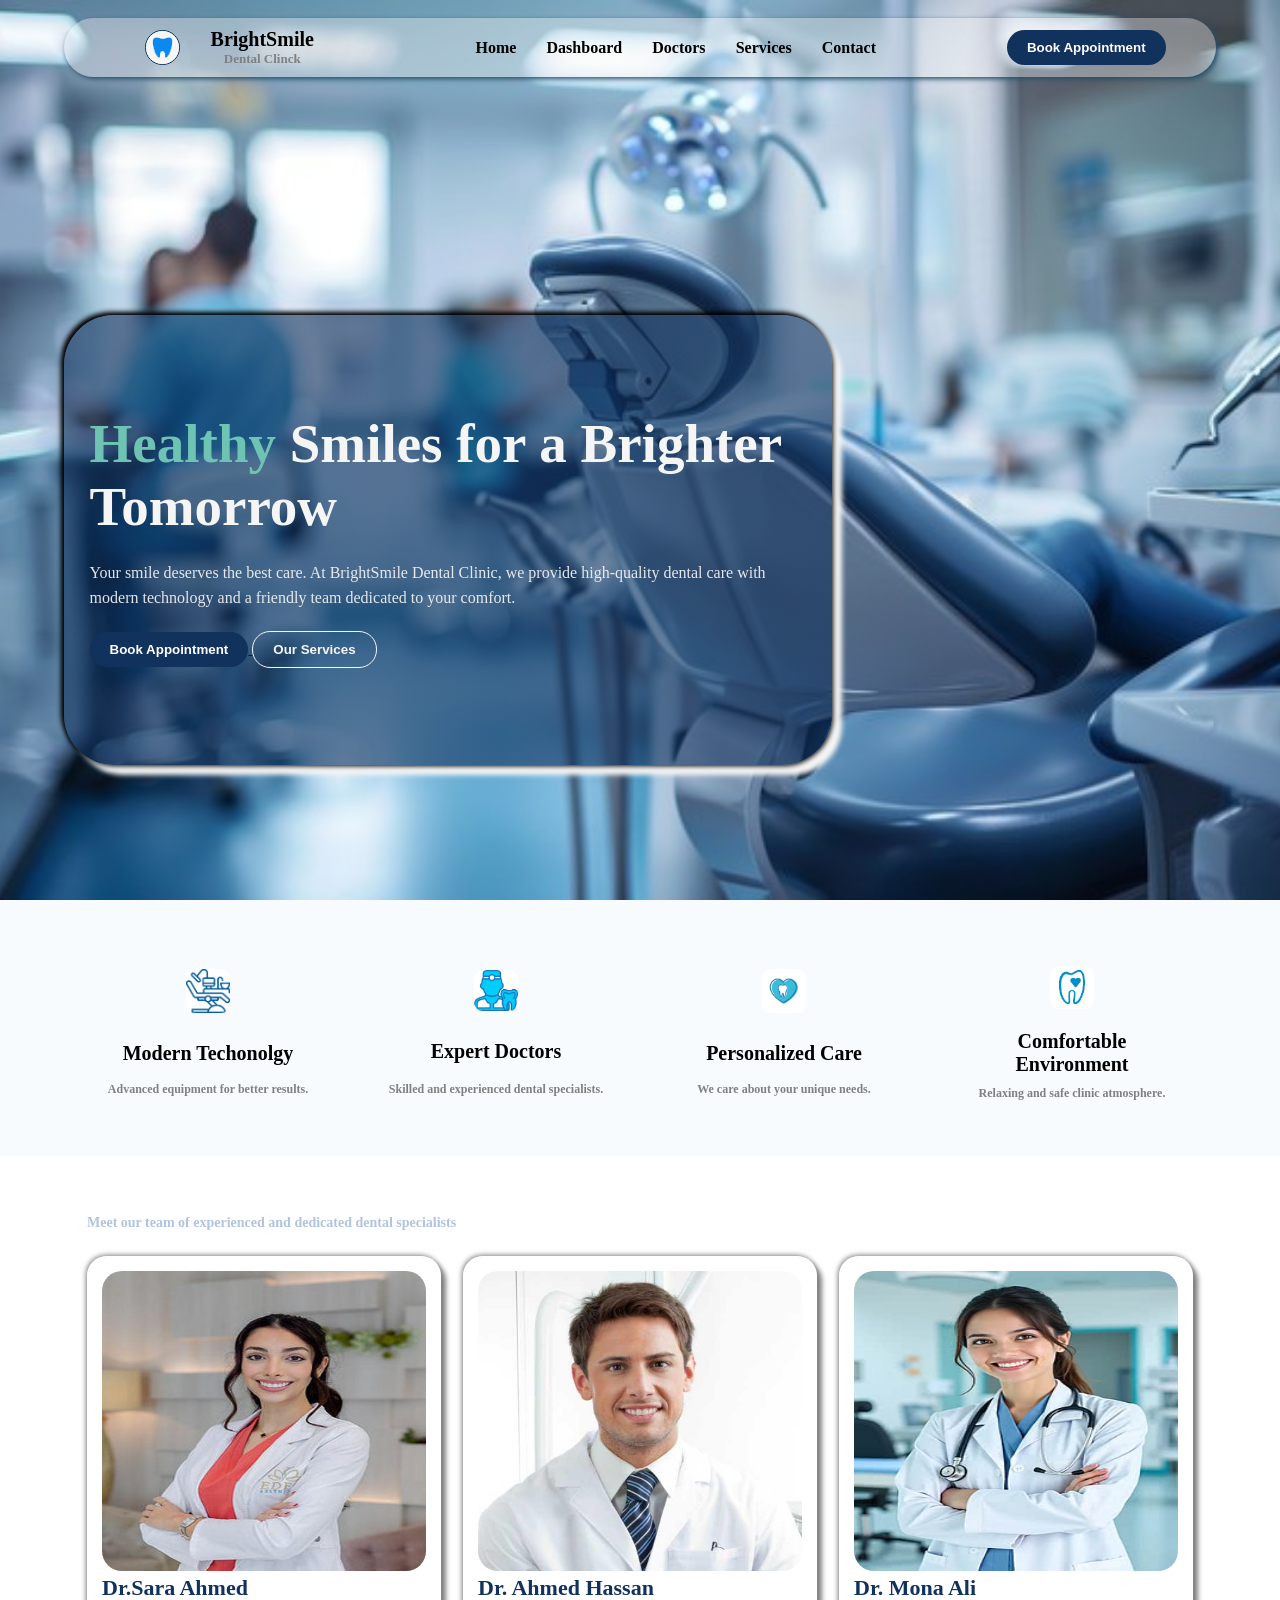
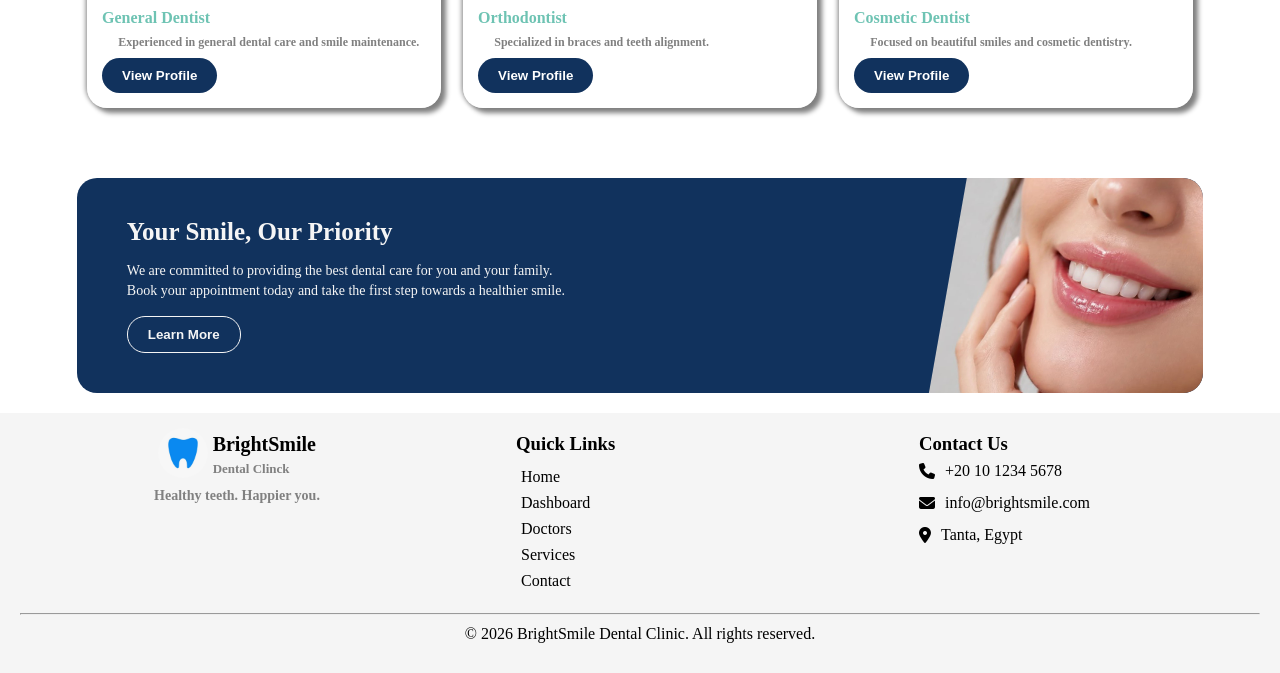
<file: index.html>
<!DOCTYPE html>
<html lang="en">

<head>
    <meta charset="UTF-8">
    <meta name="viewport" content="width=device-width, initial-scale=1.0">
    <title>BrightSmile-Clinic</title>
    <link rel="icon" href="./images/icon.png">
    <link rel="stylesheet" href="./home.css">
    <link rel="stylesheet" href="./query.css">
    <link rel="stylesheet" href="https://cdnjs.cloudflare.com/ajax/libs/font-awesome/6.7.2/css/all.min.css">
</head>

<body>

    <header id="home">
        <nav>
            <div class="logo">
                <img src="./images/logo.png" alt="">
                <div class="logo_content">
                    <h4>BrightSmile</h4>
                    <p>Dental Clinck</p>
                </div>
            </div>
            <ul>
                <li><a href="#home" onclick="check()">Home</a></li>
                <li><a href="./dashboard.html">Dashboard</a></li>
                <li><a href="./doctors.html">Doctors</a></li>
                <li><a href="./services.html">Services</a></li>
                <li><a href="#contact">Contact</a></li>
                <i class="fa-solid fa-xmark close"></i>
            </ul>
            <a href="./appointments.html">
                <input type="button" value="Book Appointment" class="solid">
            </a>
            <div class="menu">
                <i class="fa-solid fa-bars"></i>
            </div>
        </nav>

        <div class="content">
            <h1>
                <span>Healthy</span>
                Smiles for a Brighter Tomorrow
            </h1>
            <p>Your smile deserves the best care. At BrightSmile Dental Clinic, we provide high-quality dental care with
                modern technology and a friendly team dedicated to your comfort.</p>
            <div class="btns">
                <a href="./appointments.html">
                    <input type="button" value="Book Appointment" class="solid">
                </a>
                <a href="./services.html">
                    <input type="button" value="Our Services" class="border">
                </a>
            </div>
        </div>
    </header>

    <main>
        <section class="sec1">
            <div class="container">
                <div class="item">
                    <img src="./images/chair.png" alt="chair">
                    <h3>Modern Techonolgy</h3>
                    <p>Advanced equipment for better results.</p>
                </div>
                <div class="item">
                    <img src="./images/doc.png" alt="chair">
                    <h3>Expert Doctors</h3>
                    <p>Skilled and experienced dental specialists.</p>
                </div>
                <div class="item">
                    <img src="./images/care.png" alt="chair">
                    <h3>Personalized Care</h3>
                    <p>We care about your unique needs.</p>
                </div>
                <div class="item">
                    <img src="./images/comfort.png" alt="chair">
                    <h3>Comfortable Environment</h3>
                    <p>Relaxing and safe clinic atmosphere.</p>
                </div>
            </div>
        </section>

        <section class="sec2">
            <h2>Our Doctors</h2>
            <p class="light">Meet our team of experienced and dedicated dental specialists</p>
            <div class="content">
                <div class="item">
                    <img src="./images/dr-mona.png" alt="first-doc">
                    <h3>
                        Dr.Sara Ahmed
                    </h3>
                    <span>General Dentist</span>
                    <p>Experienced in general dental care and smile maintenance.</p>
                    <a href="./doctor-sara.html">
                        <input type="button" class="solid" value="View Profile">
                    </a>
                </div>
                <div class="item">
                    <img src="./images/dr-ahmed.png" alt="first-doc">
                    <h3>
                        Dr. Ahmed Hassan
                    </h3>
                    <span>Orthodontist</span>
                    <p>Specialized in braces and teeth alignment.</p>
                    <a href="./doctor-ahmed.html">
                        <input type="button" class="solid" value="View Profile">
                    </a>
                </div>
                <div class="item">
                    <img src="./images/DrSara.jpg" alt="first-doc">
                    <h3>
                        Dr. Mona Ali
                    </h3>
                    <span>Cosmetic Dentist</span>
                    <p>Focused on beautiful smiles and cosmetic dentistry.</p>
                    <a href="./doctor-mona.html">
                        <input type="button" class="solid" value="View Profile">
                    </a>
                </div>
            </div>
        </section>

        <section class="sec3">
            <div class="text">
                <h2>Your Smile, Our Priority</h2>
                <p>
                    We are committed to providing the best dental care for you and your family. <br>
                    Book your appointment today and take the first step towards a healthier smile.
                </p>
                <a href="./services.html">
                    <input type="button" value="Learn More" class="border">
                </a>
            </div>
            <img src="./images/tooth.jpg" alt="teeth">
        </section>
    </main>

    <footer id="contact">
        <div class="item">
            <div class="line">
                <img src="./images/logo.png" alt="logo">
                <div class="logo_content">
                    <h4>BrightSmile</h4>
                    <p>Dental Clinck</p>
                </div>
            </div>
            <p>Healthy teeth. Happier you.</p>
        </div>
        <div class="item item2">
            <h3>Quick Links</h3>
            <ul>
                <li><a href="./index.html">Home</a></li>
                <li><a href="./appointments.html">Dashboard</a></li>
                <li><a href="./doctors.html">Doctors</a></li>
                <li><a href="./services.html">Services</a></li>
                <li><a href="#contact">Contact</a></li>
            </ul>
        </div>
        <div class="item item3">
            <h3>Contact Us</h3>
            <div class="line">
                <i class="fa-solid fa-phone"></i>
                <a href="tel:+201012345678">
                    +20 10 1234 5678
                </a>
            </div>
            <div class="line">
                <i class="fa-solid fa-envelope"></i>
                <a href="mailto:info@brightsmile.com">
                    info@brightsmile.com
                </a>
            </div>
            <div class="line">
                <i class="fa-solid fa-location-dot"></i>
                <a href="https://www.google.com/maps/search/?api=1&query=Tanta,Egypt" target="_blank">
                    Tanta, Egypt
                </a>
            </div>
        </div>
        <div class="end">
            <hr>
            <p>© 2026 BrightSmile Dental Clinic. All rights reserved.</p>
        </div>
    </footer>

    <script src="./home.js"></script>
</body>

</html>
</file>
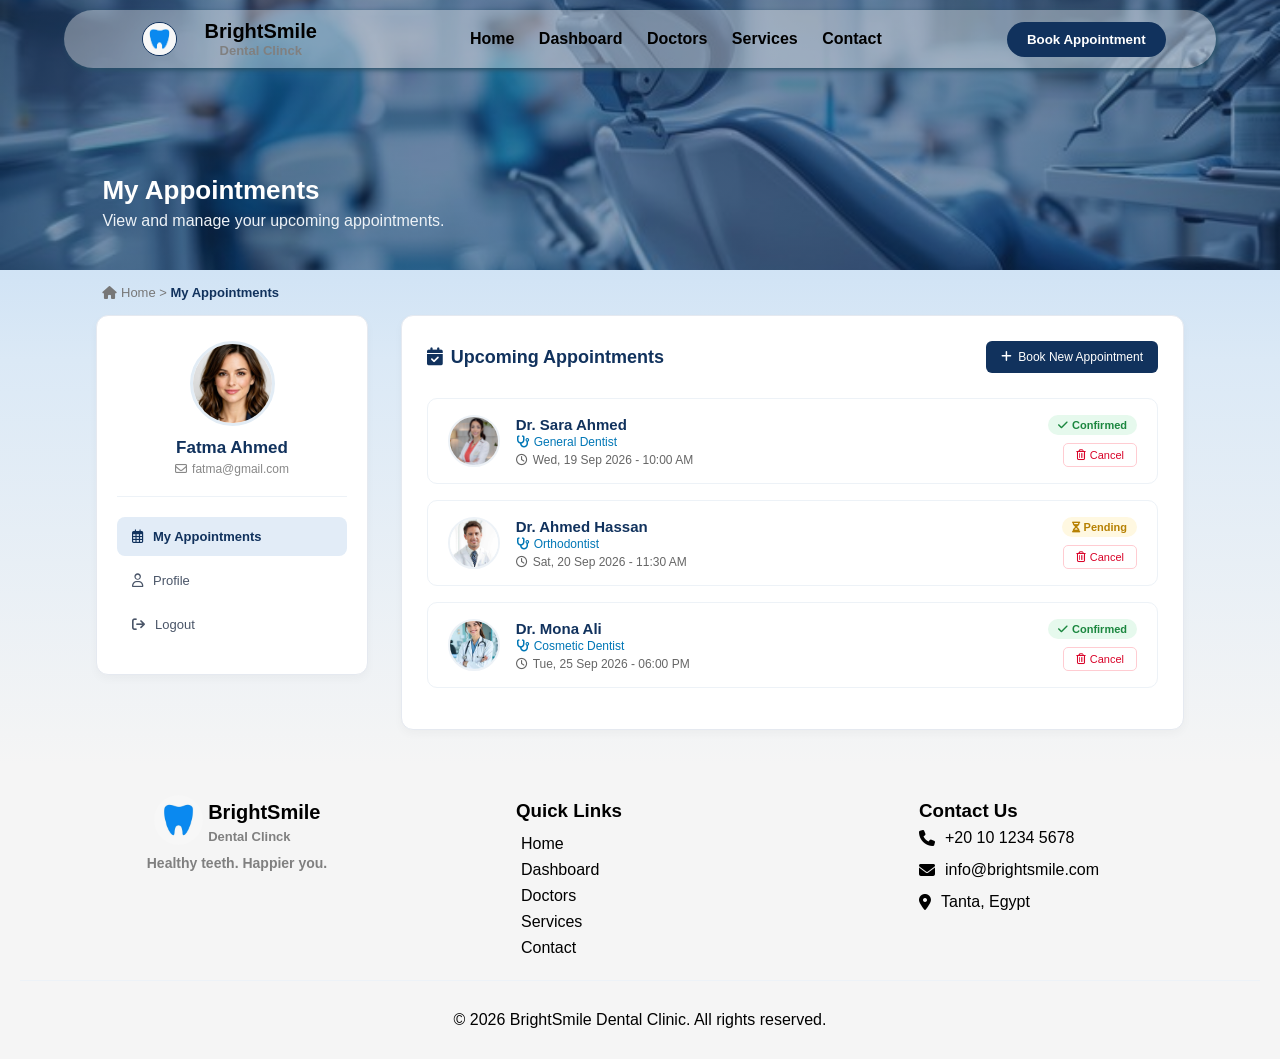
<file: appointments.html>
<!DOCTYPE html>
<html lang="en">

<head>
    <meta charset="UTF-8">
    <meta name="viewport" content="width=device-width, initial-scale=1.0">
    <title>BrightSmile - My Appointments</title>
    <link rel="icon" href="./images/icon.png">
    <link rel="stylesheet" href="./home.css">
    <link rel="stylesheet" href="./query.css">
    <link rel="stylesheet" href="https://cdnjs.cloudflare.com/ajax/libs/font-awesome/6.4.0/css/all.min.css">
    <link rel="stylesheet" href="appointments.css">
</head>

<body>
    <header>
    <nav>
        <div class="logo">
            <img src="./images/logo.png" alt="">
            <!-- <i class="fa-solid fa-tooth"></i> -->
            <div class="logo_content">
                <h4>BrightSmile</h4>
                <p>Dental Clinck</p>
            </div>
        </div>
        <ul>
            <li><a href="./index.html" onclick="check()">Home</a></li>
            <li><a href="./dashboard.html">Dashboard</a></li>
            <li><a href="./doctors.html">Doctors</a></li>
            <li><a href="./services.html">Services</a></li>
            <li><a href="#contact">Contact</a></li>
            <i class="fa-solid fa-xmark close"></i>
        </ul>
        <a href="./appointments.html">
            <input type="button" value="Book Appointment" class="solid">
        </a>
        <div class="menu">
            <i class="fa-solid fa-bars"></i>
        </div>
    </nav>
    </header>

    <div class="banner">
        <h2>My Appointments</h2>
        <p>View and manage your upcoming appointments.</p>
    </div>

    <p class="breadcrumb"><i class="fa-solid fa-house"></i> Home &gt; <span>My Appointments</span></p>
    <div class="container">
        <div class="sidebar">
            <div class="user-img">
                <img src="./images/Patient 1.jpg" alt="user">
            </div>
            <h3>Fatma Ahmed</h3>
            <p><i class="fa-regular fa-envelope"></i> fatma@gmail.com</p>
            <hr>
            <ul class="side-links">
                <li class="active"><i class="fa-regular fa-calendar-days"></i> My Appointments</li>
                <li><i class="fa-regular fa-user"></i> Profile</li>
                <li onclick="logout()"><i class="fa-solid fa-arrow-right-from-bracket"></i> Logout</li>
            </ul>
        </div>
        <div class="appointments-box">
            <div class="header-box">
                <h3><i class="fa-solid fa-calendar-check"></i> Upcoming Appointments</h3>
                <button onclick="window.location.href='doctors.html'">
                    <i class="fa-solid fa-plus"></i> Book New Appointment
                </button>
            </div>
            <div class="item">
                <div class="item-left">
                    <img src="./images/dr-mona.png" alt="doc">
                    <div>
                        <h4>Dr. Sara Ahmed</h4>
                        <p class="role"><i class="fa-solid fa-stethoscope"></i> General Dentist</p>
                        <p class="date"><i class="fa-regular fa-clock"></i> Wed, 19 Sep 2026 - 10:00 AM</p>
                    </div>
                </div>
                <div class="item-right">
                    <span class="status confirmed"><i class="fa-solid fa-check"></i> Confirmed</span>
                    <button class="cancel-btn" onclick="cancel(this)">
                        <i class="fa-regular fa-trash-can"></i> Cancel
                    </button>
                </div>
            </div>
            <div class="item">
                <div class="item-left">
                    <img src="./images/dr-ahmed.png" alt="doc">
                    <div>
                        <h4>Dr. Ahmed Hassan</h4>
                        <p class="role"><i class="fa-solid fa-stethoscope"></i> Orthodontist</p>
                        <p class="date"><i class="fa-regular fa-clock"></i> Sat, 20 Sep 2026 - 11:30 AM</p>
                    </div>
                </div>
                <div class="item-right">
                    <span class="status pending"><i class="fa-solid fa-hourglass-half"></i> Pending</span>
                    <button class="cancel-btn" onclick="cancel(this)">
                        <i class="fa-regular fa-trash-can"></i> Cancel
                    </button>
                </div>
            </div>
            <div class="item">
                <div class="item-left">
                    <img src="./images/DrSara.jpg" alt="doc">
                    <div>
                        <h4>Dr. Mona Ali</h4>
                        <p class="role"><i class="fa-solid fa-stethoscope"></i> Cosmetic Dentist</p>
                        <p class="date"><i class="fa-regular fa-clock"></i> Tue, 25 Sep 2026 - 06:00 PM</p>
                    </div>
                </div>
                <div class="item-right">
                    <span class="status confirmed"><i class="fa-solid fa-check"></i> Confirmed</span>
                    <button class="cancel-btn" onclick="cancel(this)">
                        <i class="fa-regular fa-trash-can"></i> Cancel
                    </button>
                </div>
            </div>
        </div>

    </div>

    <footer id="contact">
        <div class="item">
            <div class="line">
                <img src="./images/logo.png" alt="logo">
                <div class="logo_content">
                    <h4>BrightSmile</h4>
                    <p>Dental Clinck</p>
                </div>
            </div>
            <p>Healthy teeth. Happier you.</p>
        </div>
        <div class="item item2">
            <h3>Quick Links</h3>
            <ul>
                <li><a href="./index.html">Home</a></li>
                <li><a href="./appointments.html">Dashboard</a></li>
                <li><a href="./doctors.html">Doctors</a></li>
                <li><a href="./services.html">Services</a></li>
                <li><a href="#contact">Contact</a></li>
            </ul>
        </div>
        <div class="item item3">
            <h3>Contact Us</h3>
            <div class="line">
                <i class="fa-solid fa-phone"></i>
                <a href="tel:+201012345678">
                    +20 10 1234 5678
                </a>
            </div>
            <div class="line">
                <i class="fa-solid fa-envelope"></i>
                <a href="mailto:info@brightsmile.com">
                    info@brightsmile.com
                </a>
            </div>
            <div class="line">
                <i class="fa-solid fa-location-dot"></i>
                <a href="https://www.google.com/maps/search/?api=1&query=Tanta,Egypt" target="_blank">
                    Tanta, Egypt
                </a>
            </div>
        </div>
        <div class="end">
            <hr>
            <p>© 2026 BrightSmile Dental Clinic. All rights reserved.</p>
        </div>
    </footer>

    <script>
        function cancel(btn) {
            let answer = confirm("Do you want to cancel this appointment?");
            if (answer == true) {
                btn.parentElement.parentElement.remove();
                alert("Appointment Cancelled!");
            }
        }

        function logout() {
            let ask = confirm("Are you sure to logout?");
            if (ask) {
                alert("Logged out successfully");
                window.history.back();
            }
        }
    </script>
    <script src="home.js"></script>
</body>

</html>
</file>
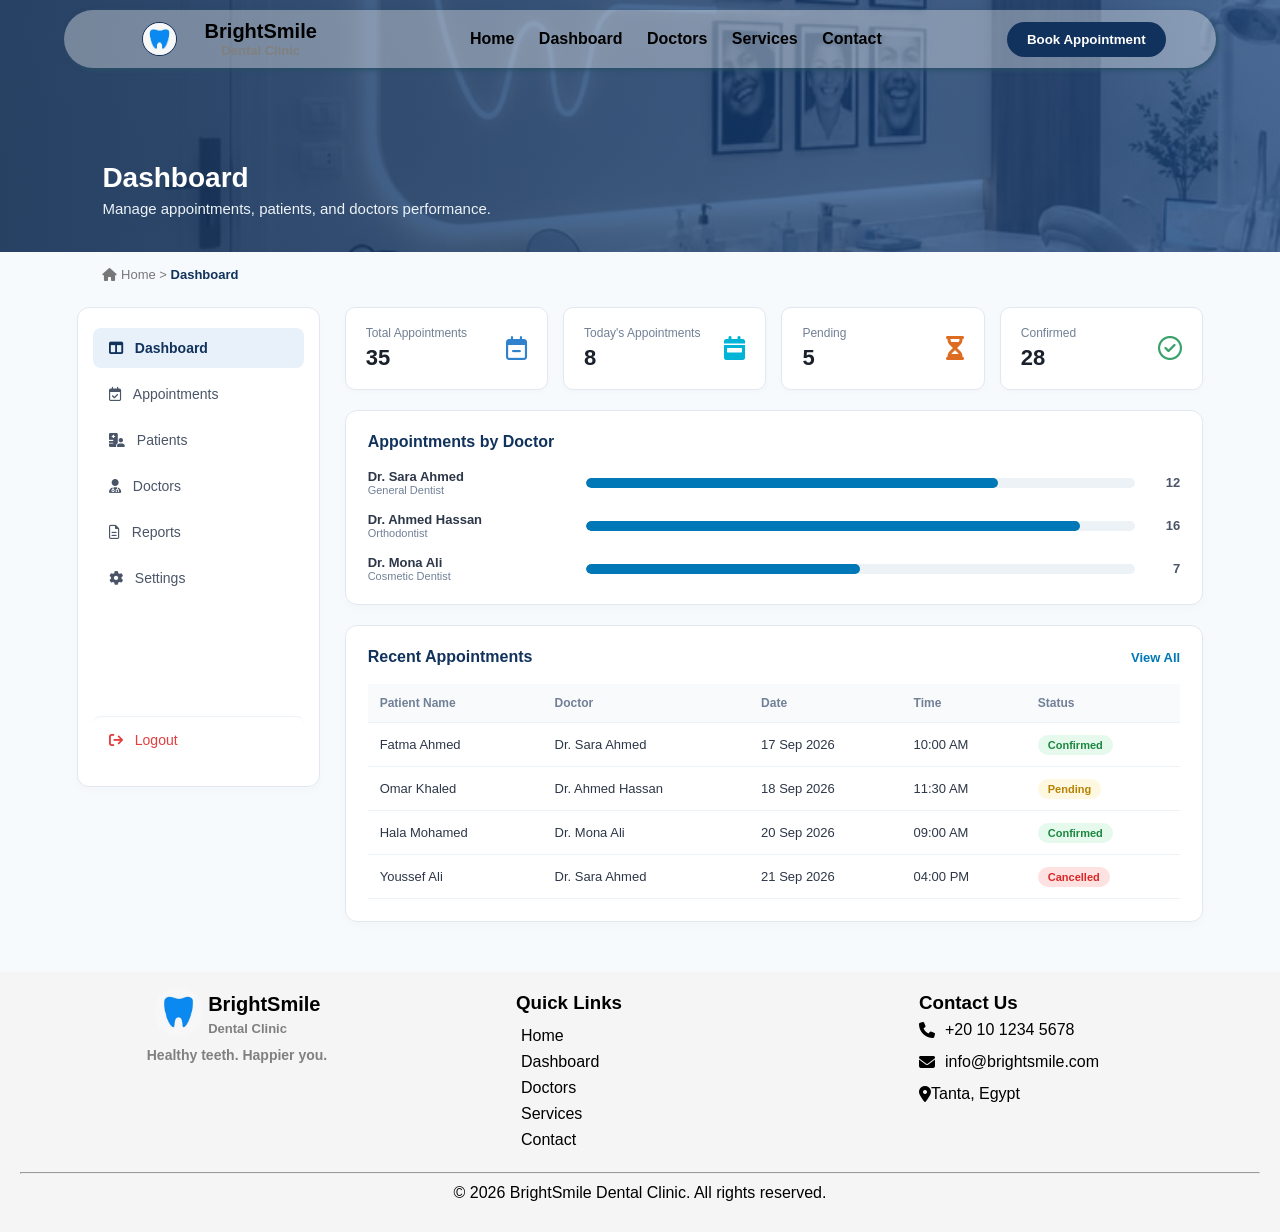
<file: dashboard.html>
<!DOCTYPE html>
<html lang="en">

<head>
    <meta charset="UTF-8">
    <meta name="viewport" content="width=device-width, initial-scale=1.0">
    <title>BrightSmile - Clinic Dashboard</title>
    <link rel="icon" href="./images/icon.png">
    <link rel="stylesheet" href="./home.css">
    <link rel="stylesheet" href="./dash.css">
    <link rel="stylesheet" href="./query.css">
    <link rel="stylesheet" href="https://cdnjs.cloudflare.com/ajax/libs/font-awesome/6.7.2/css/all.min.css">
</head>

<body>
    <header class="dash-header">
        <nav>
            <div class="logo">
                <img src="./images/logo.png" alt="BrightSmile">
                <div class="logo_content">
                    <h4>BrightSmile</h4>
                    <p>Dental Clinic</p>
                </div>
            </div>
            <ul>
                <li><a href="./index.html">Home</a></li>
                <li><a href="./dashboard.html">Dashboard</a></li>
                <li><a href="./doctors.html">Doctors</a></li>
                <li><a href="./services.html">Services</a></li>
                <li><a href="#contact">Contact</a></li>
                <i class="fa-solid fa-xmark close"></i>
            </ul>
            <a href="./appointments.html">
                <input type="button" value="Book Appointment" class="solid">
            </a>
            <div class="menu">
                <i class="fa-solid fa-bars"></i>
            </div>
        </nav>
    </header>

    <div class="banner">
        <h2>Dashboard</h2>
        <p>Manage appointments, patients, and doctors performance.</p>
    </div>

    <p class="breadcrumb">
        <i class="fa-solid fa-house"></i> <a href="./home.html">Home</a> &gt; <span>Dashboard</span>
    </p>
    <main class="dashboard-wrapper">
        <aside class="sidebar-menu">
            <div class="menu-list">
                <a href="./dashboard.html" class="active">
                    <i class="fa-solid fa-table-columns"></i>
                    <span>Dashboard</span>
                </a>
                <a href="./appointments.html">
                    <i class="fa-regular fa-calendar-check"></i>
                    <span>Appointments</span>
                </a>
                <a href="#patients">
                    <i class="fa-solid fa-hospital-user"></i>
                    <span>Patients</span>
                </a>
                <a href="./doctors.html">
                    <i class="fa-solid fa-user-doctor"></i>
                    <span>Doctors</span>
                </a>
                <a href="#reports">
                    <i class="fa-regular fa-file-lines"></i>
                    <span>Reports</span>
                </a>
                <a href="#settings">
                    <i class="fa-solid fa-gear"></i>
                    <span>Settings</span>
                </a>
            </div>
            <a href="./index.html" class="logout-btn">
                <i class="fa-solid fa-arrow-right-from-bracket"></i>
                <span>Logout</span>
            </a>
        </aside>

        <section id="dash">
            <div class="stats-row">
                <div class="stat-card blue">
                    <div class="stat-text">
                        <p>Total Appointments</p>
                        <h3>35</h3>
                    </div>
                    <div class="stat-icon"><i class="fa-regular fa-calendar-minus"></i></div>
                </div>

                <div class="stat-card sky">
                    <div class="stat-text">
                        <p>Today's Appointments</p>
                        <h3>8</h3>
                    </div>
                    <div class="stat-icon"><i class="fa-solid fa-calendar-week"></i></div>
                </div>

                <div class="stat-card orange">
                    <div class="stat-text">
                        <p>Pending</p>
                        <h3>5</h3>
                    </div>
                    <div class="stat-icon"><i class="fa-solid fa-hourglass-half"></i></div>
                </div>

                <div class="stat-card green">
                    <div class="stat-text">
                        <p>Confirmed</p>
                        <h3>28</h3>
                    </div>
                    <div class="stat-icon"><i class="fa-regular fa-circle-check"></i></div>
                </div>
            </div>

            <div class="panel-box">
                <div class="panel-head">
                    <h3>Appointments by Doctor</h3>
                </div>
                <div class="doctor-performance">
                    <div class="perf-item">
                        <div class="doc-label">
                            <strong>Dr. Sara Ahmed</strong>
                            <span>General Dentist</span>
                        </div>
                        <div class="bar-container">
                            <div class="bar-fill" style="width: 75%;"></div>
                        </div>
                        <span class="count">12</span>
                    </div>

                    <div class="perf-item">
                        <div class="doc-label">
                            <strong>Dr. Ahmed Hassan</strong>
                            <span>Orthodontist</span>
                        </div>
                        <div class="bar-container">
                            <div class="bar-fill" style="width: 90%;"></div>
                        </div>
                        <span class="count">16</span>
                    </div>

                    <div class="perf-item">
                        <div class="doc-label">
                            <strong>Dr. Mona Ali</strong>
                            <span>Cosmetic Dentist</span>
                        </div>
                        <div class="bar-container">
                            <div class="bar-fill" style="width: 50%;"></div>
                        </div>
                        <span class="count">7</span>
                    </div>
                </div>
            </div>

            <div class="panel-box">
                <div class="panel-head">
                    <h3>Recent Appointments</h3>
                    <a href="./appointments.html" class="view-all">View All</a>
                </div>
                <div class="table-responsive">
                    <table class="dash-table">
                        <thead>
                            <tr>
                                <th>Patient Name</th>
                                <th>Doctor</th>
                                <th>Date</th>
                                <th>Time</th>
                                <th>Status</th>
                            </tr>
                        </thead>
                        <tbody>
                            <tr>
                                <td>Fatma Ahmed</td>
                                <td>Dr. Sara Ahmed</td>
                                <td>17 Sep 2026</td>
                                <td>10:00 AM</td>
                                <td><span class="status-pill confirmed">Confirmed</span></td>
                            </tr>
                            <tr>
                                <td>Omar Khaled</td>
                                <td>Dr. Ahmed Hassan</td>
                                <td>18 Sep 2026</td>
                                <td>11:30 AM</td>
                                <td><span class="status-pill pending">Pending</span></td>
                            </tr>
                            <tr>
                                <td>Hala Mohamed</td>
                                <td>Dr. Mona Ali</td>
                                <td>20 Sep 2026</td>
                                <td>09:00 AM</td>
                                <td><span class="status-pill confirmed">Confirmed</span></td>
                            </tr>
                            <tr>
                                <td>Youssef Ali</td>
                                <td>Dr. Sara Ahmed</td>
                                <td>21 Sep 2026</td>
                                <td>04:00 PM</td>
                                <td><span class="status-pill cancelled">Cancelled</span></td>
                            </tr>
                        </tbody>
                    </table>
                </div>
            </div>
        </section>
    </main>

    <footer id="contact">
        <div class="item">
            <div class="line">
                <img src="./images/logo.png" alt="logo">
                <div class="logo_content">
                    <h4>BrightSmile</h4>
                    <p>Dental Clinic</p>
                </div>
            </div>
            <p>Healthy teeth. Happier you.</p>
        </div>
        <div class="item item2">
            <h3>Quick Links</h3>
            <ul>
                <li><a href="./index.html">Home</a></li>
                <li><a href="./appointments.html">Dashboard</a></li>
                <li><a href="./doctors.html">Doctors</a></li>
                <li><a href="./services.html">Services</a></li>
                <li><a href="#contact">Contact</a></li>
            </ul>
        </div>
        <div class="item item3">
            <h3>Contact Us</h3>
            <div class="line">
                <i class="fa-solid fa-phone"></i>
                <a href="tel:+201012345678">+20 10 1234 5678</a>
            </div>
            <div class="line">
                <i class="fa-solid fa-envelope"></i>
                <a href="mailto:info@brightsmile.com">info@brightsmile.com</a>
            </div>
            <div class="line">
                <i class="fa-solid fa-location-dot"></i>
                <span>Tanta, Egypt</span>
            </div>
        </div>
        <div class="end">
            <hr>
            <p>© 2026 BrightSmile Dental Clinic. All rights reserved.</p>
        </div>
    </footer>

    <script src="./home.js"></script>
</body>

</html>
</file>
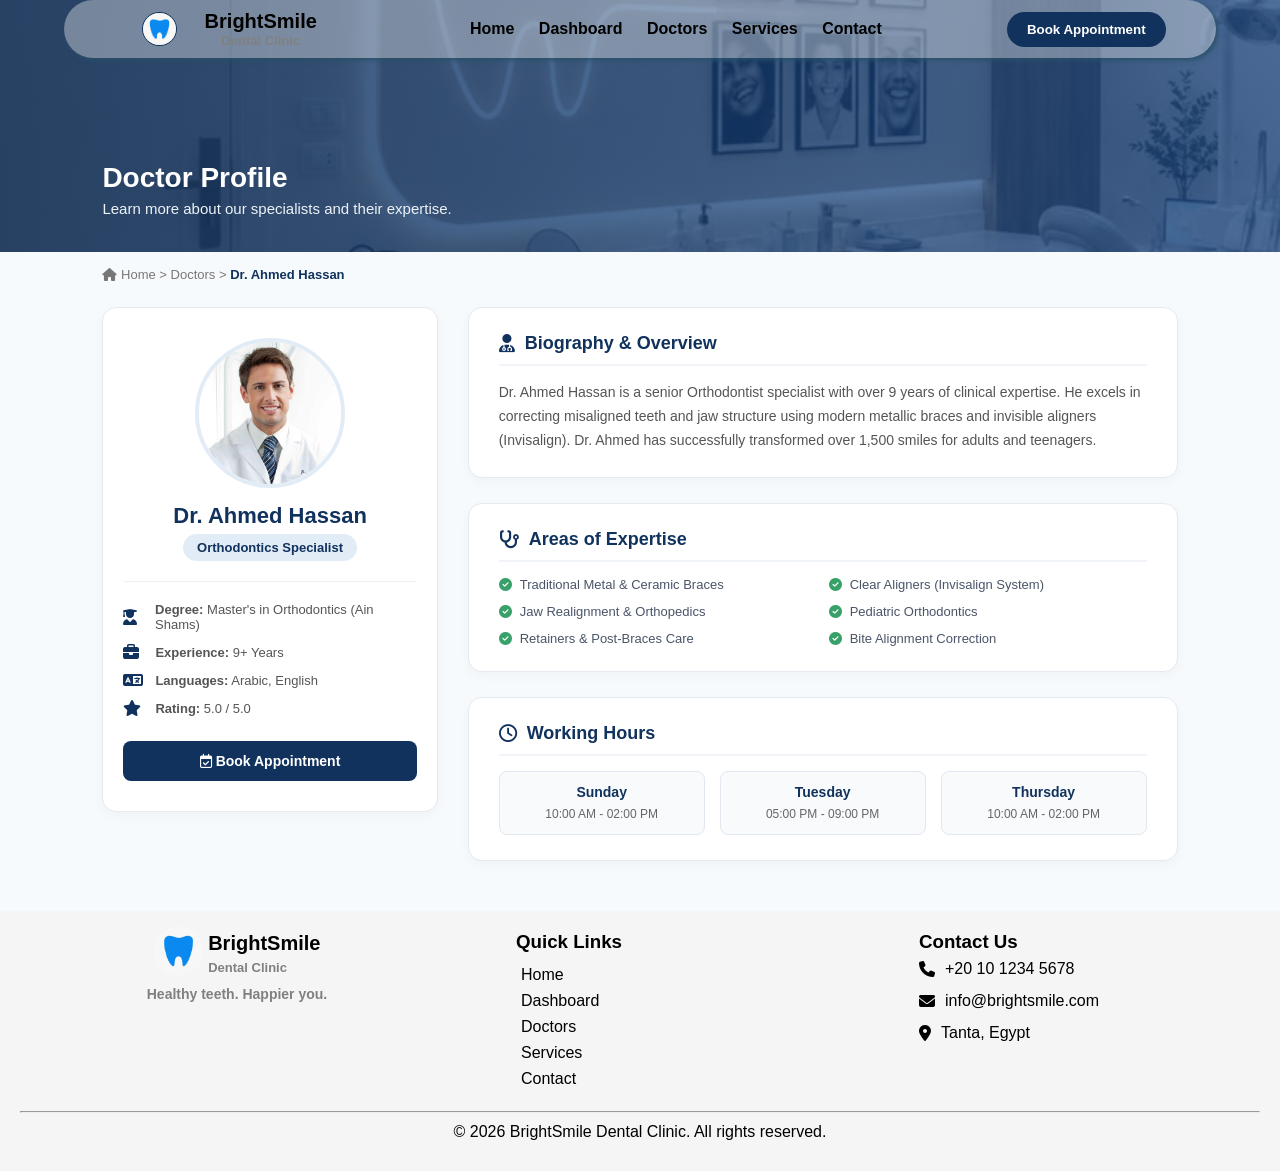
<file: doctor-ahmed.html>
<!DOCTYPE html>
<html lang="en">

<head>
    <meta charset="UTF-8">
    <meta name="viewport" content="width=device-width, initial-scale=1.0">
    <title>BrightSmile - Dr. Ahmed Hassan</title>
    <link rel="icon" href="./images/icon.png">
    <link rel="stylesheet" href="https://cdnjs.cloudflare.com/ajax/libs/font-awesome/6.7.2/css/all.min.css">
    <link rel="stylesheet" href="./home.css">
    <link rel="stylesheet" href="./query.css">
    <link rel="stylesheet" href="./doctor-profile.css">
</head>

<body>
    <!-- Navbar -->
    <header class="profile-header">
        <nav>
            <div class="logo">
                <img src="./images/logo.png" alt="BrightSmile">
                <div class="logo_content">
                    <h4>BrightSmile</h4>
                    <p>Dental Clinic</p>
                </div>
            </div>
            <ul>
                <li><a href="./index.html">Home</a></li>
                <li><a href="./dashboard.html">Dashboard</a></li>
                <li><a href="./doctors.html">Doctors</a></li>
                <li><a href="./services.html">Services</a></li>
                <li><a href="#contact">Contact</a></li>
                <i class="fa-solid fa-xmark close"></i>
            </ul>
            <a href="./appointments.html">
                <input type="button" value="Book Appointment" class="solid">
            </a>
            <div class="menu">
                <i class="fa-solid fa-bars"></i>
            </div>
        </nav>
    </header>

     <div class="banner">
            <h2>Doctor Profile</h2>
            <p>Learn more about our specialists and their expertise.</p>
        </div>
        
    <!-- Breadcrumb -->
    <p class="breadcrumb">
        <i class="fa-solid fa-house"></i> <a href="./home.html">Home</a> &gt; <a href="./doctors.html">Doctors</a> &gt; <span>Dr. Ahmed Hassan</span>
    </p>

    <!-- Profile Content -->
    <main class="profile-container">
        <!-- Sidebar -->
        <aside class="doc-sidebar">
            <div class="doc-avatar">
                <img src="./images/dr-ahmed.png" alt="Dr. Ahmed Hassan">
            </div>
            <h2>Dr. Ahmed Hassan</h2>
            <span class="spec-badge">Orthodontics Specialist</span>

            <div class="quick-stats">
                <div class="stat-item">
                    <i class="fa-solid fa-user-graduate"></i>
                    <span><b>Degree:</b> Master's in Orthodontics (Ain Shams)</span>
                </div>
                <div class="stat-item">
                    <i class="fa-solid fa-briefcase"></i>
                    <span><b>Experience:</b> 9+ Years</span>
                </div>
                <div class="stat-item">
                    <i class="fa-solid fa-language"></i>
                    <span><b>Languages:</b> Arabic, English</span>
                </div>
                <div class="stat-item">
                    <i class="fa-solid fa-star"></i>
                    <span><b>Rating:</b> 5.0 / 5.0</span>
                </div>
            </div>

            <a href="./appointments.html">
                <button class="book-btn"><i class="fa-regular fa-calendar-check"></i> Book Appointment</button>
            </a>
        </aside>

        <!-- Details -->
        <section class="doc-details">
            <div class="info-card">
                <h3><i class="fa-solid fa-user-doctor"></i> Biography & Overview</h3>
                <p>
                    Dr. Ahmed Hassan is a senior Orthodontist specialist with over 9 years of clinical expertise. He excels in correcting misaligned teeth and jaw structure using modern metallic braces and invisible aligners (Invisalign). Dr. Ahmed has successfully transformed over 1,500 smiles for adults and teenagers.
                </p>
            </div>

            <div class="info-card">
                <h3><i class="fa-solid fa-stethoscope"></i> Areas of Expertise</h3>
                <ul class="skills-list">
                    <li><i class="fa-solid fa-circle-check"></i> Traditional Metal & Ceramic Braces</li>
                    <li><i class="fa-solid fa-circle-check"></i> Clear Aligners (Invisalign System)</li>
                    <li><i class="fa-solid fa-circle-check"></i> Jaw Realignment & Orthopedics</li>
                    <li><i class="fa-solid fa-circle-check"></i> Pediatric Orthodontics</li>
                    <li><i class="fa-solid fa-circle-check"></i> Retainers & Post-Braces Care</li>
                    <li><i class="fa-solid fa-circle-check"></i> Bite Alignment Correction</li>
                </ul>
            </div>

            <div class="info-card">
                <h3><i class="fa-regular fa-clock"></i> Working Hours</h3>
                <div class="schedule-grid">
                    <div class="day-box">
                        <strong>Sunday</strong>
                        <span>10:00 AM - 02:00 PM</span>
                    </div>
                    <div class="day-box">
                        <strong>Tuesday</strong>
                        <span>05:00 PM - 09:00 PM</span>
                    </div>
                    <div class="day-box">
                        <strong>Thursday</strong>
                        <span>10:00 AM - 02:00 PM</span>
                    </div>
                </div>
            </div>
        </section>
    </main>

    <!-- Footer -->
    <footer id="contact">
        <div class="item">
            <div class="line">
                <img src="./images/logo.png" alt="logo">
                <div class="logo_content">
                    <h4>BrightSmile</h4>
                    <p>Dental Clinic</p>
                </div>
            </div>
            <p>Healthy teeth. Happier you.</p>
        </div>
        <div class="item item2">
            <h3>Quick Links</h3>
            <ul>
                <li><a href="./index.html">Home</a></li>
                <li><a href="./appointments.html">Dashboard</a></li>
                <li><a href="./doctors.html">Doctors</a></li>
                <li><a href="./services.html">Services</a></li>
                <li><a href="#contact">Contact</a></li>
            </ul>
        </div>
        <div class="item item3">
            <h3>Contact Us</h3>
            <div class="line">
                <i class="fa-solid fa-phone"></i>
                <a href="tel:+201012345678">+20 10 1234 5678</a>
            </div>
            <div class="line">
                <i class="fa-solid fa-envelope"></i>
                <a href="mailto:info@brightsmile.com">info@brightsmile.com</a>
            </div>
            <div class="line">
                <i class="fa-solid fa-location-dot"></i>
                <a href="https://www.google.com/maps/search/?api=1&query=Tanta,Egypt" target="_blank">Tanta, Egypt</a>
            </div>
        </div>
        <div class="end">
            <hr>
            <p>© 2026 BrightSmile Dental Clinic. All rights reserved.</p>
        </div>
    </footer>

    <script src="./home.js"></script>
</body>

</html>
</file>
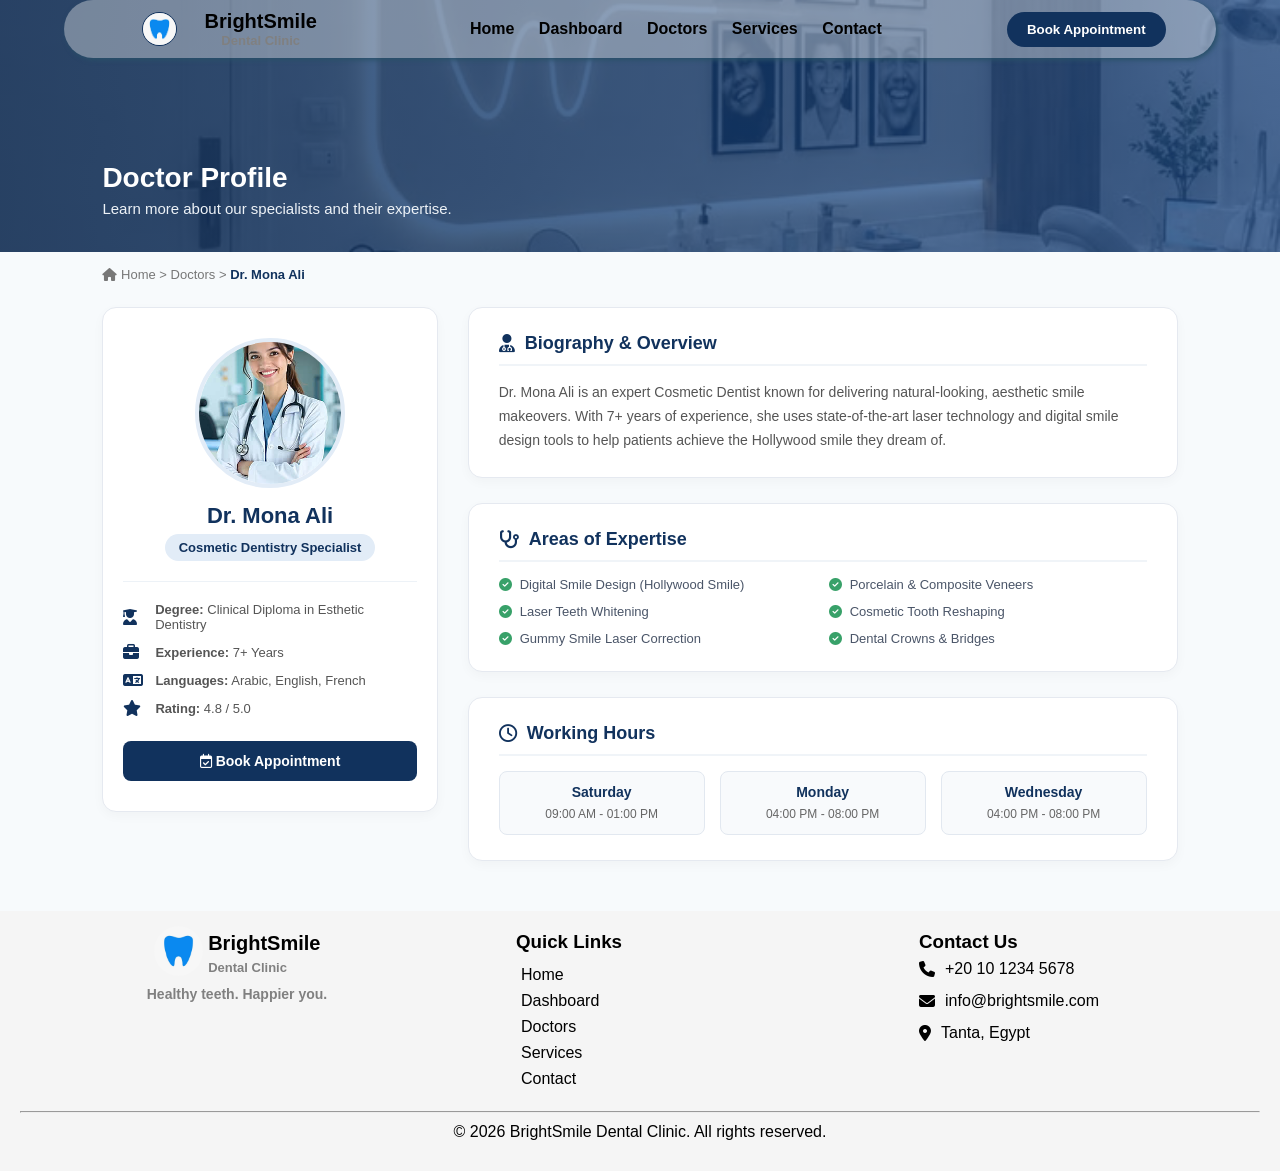
<file: doctor-mona.html>
<!DOCTYPE html>
<html lang="en">

<head>
    <meta charset="UTF-8">
    <meta name="viewport" content="width=device-width, initial-scale=1.0">
    <title>BrightSmile - Dr. Mona Ali</title>
    <link rel="icon" href="./images/icon.png">
    <link rel="stylesheet" href="https://cdnjs.cloudflare.com/ajax/libs/font-awesome/6.7.2/css/all.min.css">
    <link rel="stylesheet" href="./home.css">
    <link rel="stylesheet" href="./query.css">
    <link rel="stylesheet" href="./doctor-profile.css">
</head>

<body>
    <header class="profile-header">
        <nav>
            <div class="logo">
                <img src="./images/logo.png" alt="BrightSmile">
                <div class="logo_content">
                    <h4>BrightSmile</h4>
                    <p>Dental Clinic</p>
                </div>
            </div>
            <ul>
                <li><a href="./index.html">Home</a></li>
                <li><a href="./dashboard.html">Dashboard</a></li>
                <li><a href="./doctors.html">Doctors</a></li>
                <li><a href="./services.html">Services</a></li>
                <li><a href="#contact">Contact</a></li>
                <i class="fa-solid fa-xmark close"></i>
            </ul>
            <a href="./appointments.html">
                <input type="button" value="Book Appointment" class="solid">
            </a>
            <div class="menu">
                <i class="fa-solid fa-bars"></i>
            </div>
        </nav>
    </header>

    <div class="banner">
        <h2>Doctor Profile</h2>
        <p>Learn more about our specialists and their expertise.</p>
    </div>
    

    <p class="breadcrumb">
        <i class="fa-solid fa-house"></i> <a href="./home.html">Home</a> &gt; <a href="./doctors.html">Doctors</a> &gt;
        <span>Dr. Mona Ali</span>
    </p>

    <main class="profile-container">
        <!-- Sidebar -->
        <aside class="doc-sidebar">
            <div class="doc-avatar">
                <img src="./images/DrSara.jpg" alt="Dr. Mona Ali">
            </div>
            <h2>Dr. Mona Ali</h2>
            <span class="spec-badge">Cosmetic Dentistry Specialist</span>

            <div class="quick-stats">
                <div class="stat-item">
                    <i class="fa-solid fa-user-graduate"></i>
                    <span><b>Degree:</b> Clinical Diploma in Esthetic Dentistry</span>
                </div>
                <div class="stat-item">
                    <i class="fa-solid fa-briefcase"></i>
                    <span><b>Experience:</b> 7+ Years</span>
                </div>
                <div class="stat-item">
                    <i class="fa-solid fa-language"></i>
                    <span><b>Languages:</b> Arabic, English, French</span>
                </div>
                <div class="stat-item">
                    <i class="fa-solid fa-star"></i>
                    <span><b>Rating:</b> 4.8 / 5.0</span>
                </div>
            </div>

            <a href="./appointments.html">
                <button class="book-btn"><i class="fa-regular fa-calendar-check"></i> Book Appointment</button>
            </a>
        </aside>

        <section class="doc-details">
            <div class="info-card">
                <h3><i class="fa-solid fa-user-doctor"></i> Biography & Overview</h3>
                <p>
                    Dr. Mona Ali is an expert Cosmetic Dentist known for delivering natural-looking, aesthetic smile
                    makeovers. With 7+ years of experience, she uses state-of-the-art laser technology and digital smile
                    design tools to help patients achieve the Hollywood smile they dream of.
                </p>
            </div>

            <div class="info-card">
                <h3><i class="fa-solid fa-stethoscope"></i> Areas of Expertise</h3>
                <ul class="skills-list">
                    <li><i class="fa-solid fa-circle-check"></i> Digital Smile Design (Hollywood Smile)</li>
                    <li><i class="fa-solid fa-circle-check"></i> Porcelain & Composite Veneers</li>
                    <li><i class="fa-solid fa-circle-check"></i> Laser Teeth Whitening</li>
                    <li><i class="fa-solid fa-circle-check"></i> Cosmetic Tooth Reshaping</li>
                    <li><i class="fa-solid fa-circle-check"></i> Gummy Smile Laser Correction</li>
                    <li><i class="fa-solid fa-circle-check"></i> Dental Crowns & Bridges</li>
                </ul>
            </div>

            <div class="info-card">
                <h3><i class="fa-regular fa-clock"></i> Working Hours</h3>
                <div class="schedule-grid">
                    <div class="day-box">
                        <strong>Saturday</strong>
                        <span>09:00 AM - 01:00 PM</span>
                    </div>
                    <div class="day-box">
                        <strong>Monday</strong>
                        <span>04:00 PM - 08:00 PM</span>
                    </div>
                    <div class="day-box">
                        <strong>Wednesday</strong>
                        <span>04:00 PM - 08:00 PM</span>
                    </div>
                </div>
            </div>
        </section>
    </main>

    <footer id="contact">
        <div class="item">
            <div class="line">
                <img src="./images/logo.png" alt="logo">
                <div class="logo_content">
                    <h4>BrightSmile</h4>
                    <p>Dental Clinic</p>
                </div>
            </div>
            <p>Healthy teeth. Happier you.</p>
        </div>
        <div class="item item2">
            <h3>Quick Links</h3>
            <ul>
                <li><a href="./index.html">Home</a></li>
                <li><a href="./appointments.html">Dashboard</a></li>
                <li><a href="./doctors.html">Doctors</a></li>
                <li><a href="./services.html">Services</a></li>
                <li><a href="#contact">Contact</a></li>
            </ul>
        </div>
        <div class="item item3">
            <h3>Contact Us</h3>
            <div class="line">
                <i class="fa-solid fa-phone"></i>
                <a href="tel:+201012345678">+20 10 1234 5678</a>
            </div>
            <div class="line">
                <i class="fa-solid fa-envelope"></i>
                <a href="mailto:info@brightsmile.com">info@brightsmile.com</a>
            </div>
            <div class="line">
                <i class="fa-solid fa-location-dot"></i>
                <a href="https://www.google.com/maps/search/?api=1&query=Tanta,Egypt" target="_blank">Tanta, Egypt</a>
            </div>
        </div>
        <div class="end">
            <hr>
            <p>© 2026 BrightSmile Dental Clinic. All rights reserved.</p>
        </div>
    </footer>

    <script src="./home.js"></script>
</body>

</html>
</file>
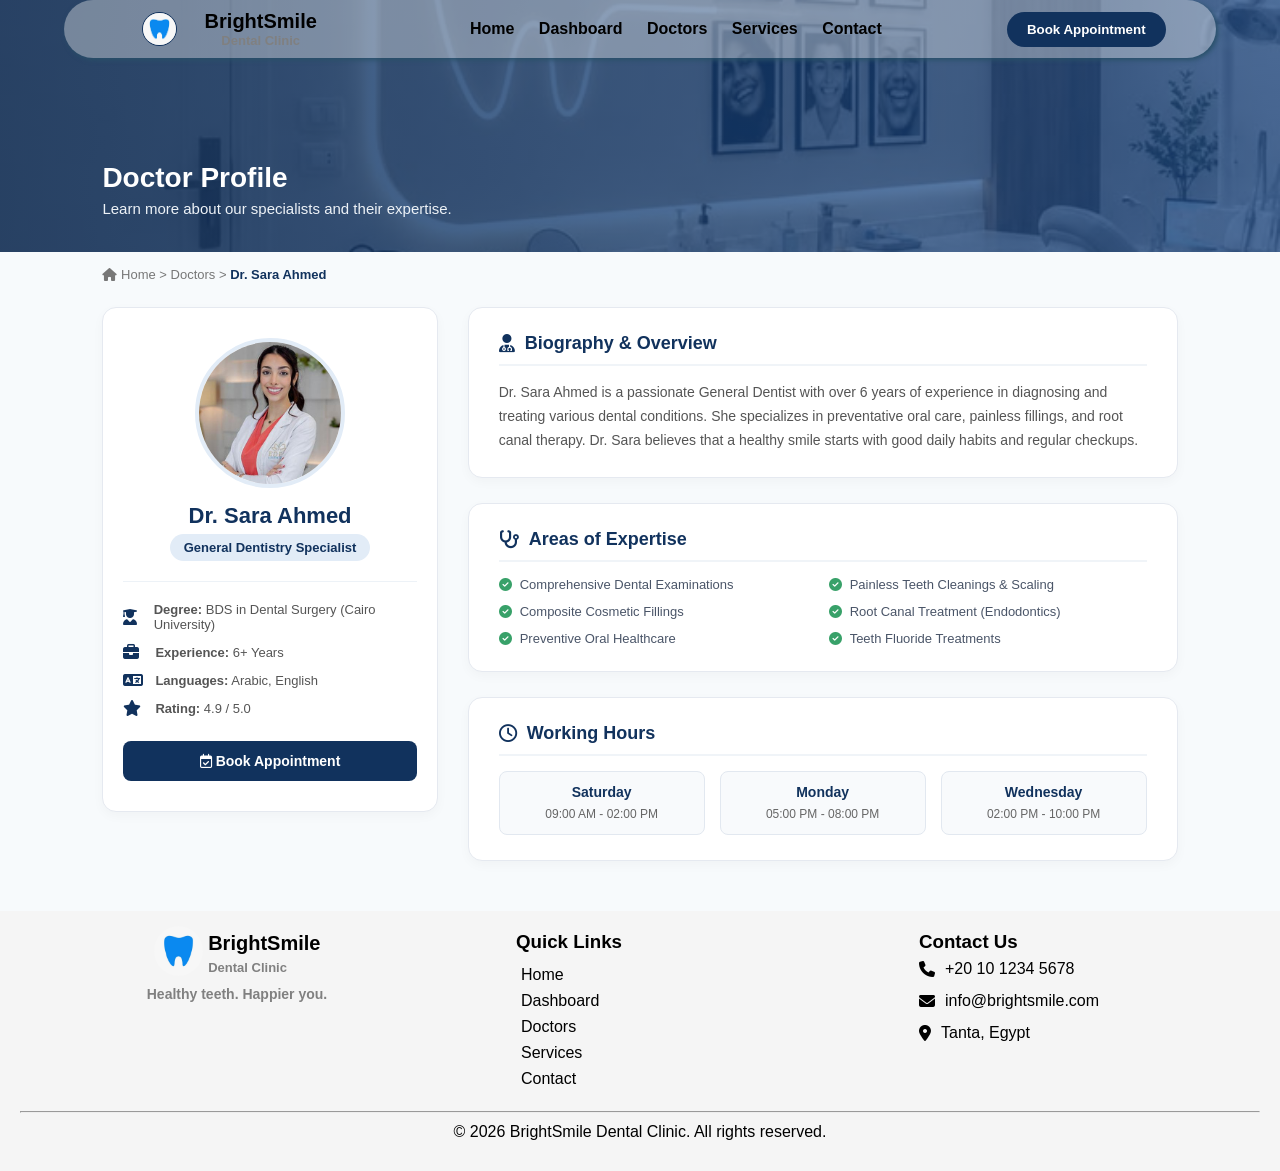
<file: doctor-sara.html>
<!DOCTYPE html>
<html lang="en">

<head>
    <meta charset="UTF-8">
    <meta name="viewport" content="width=device-width, initial-scale=1.0">
    <title>BrightSmile - Dr. Sara Ahmed</title>
    <link rel="icon" href="./images/icon.png">
    <link rel="stylesheet" href="https://cdnjs.cloudflare.com/ajax/libs/font-awesome/6.7.2/css/all.min.css">
    <link rel="stylesheet" href="./home.css">
    <link rel="stylesheet" href="./query.css">
    <link rel="stylesheet" href="./doctor-profile.css">
</head>

<body>

    <header class="profile-header">
        <nav>
            <div class="logo">
                <img src="./images/logo.png" alt="BrightSmile">
                <div class="logo_content">
                    <h4>BrightSmile</h4>
                    <p>Dental Clinic</p>
                </div>
            </div>
            <ul>
                <li><a href="./index.html">Home</a></li>
                <li><a href="./dashboard.html">Dashboard</a></li>
                <li><a href="./doctors.html">Doctors</a></li>
                <li><a href="./services.html">Services</a></li>
                <li><a href="#contact">Contact</a></li>
                <i class="fa-solid fa-xmark close"></i>
            </ul>
            <a href="./appointments.html">
                <input type="button" value="Book Appointment" class="solid">
            </a>
            <div class="menu">
                <i class="fa-solid fa-bars"></i>
            </div>
        </nav>


    </header>
    <div class="banner">
        <h2>Doctor Profile</h2>
        <p>Learn more about our specialists and their expertise.</p>
    </div>
    <!-- Breadcrumb -->
    <p class="breadcrumb">
        <i class="fa-solid fa-house"></i> <a href="./home.html">Home</a> &gt; <a href="./doctors.html">Doctors</a> &gt;
        <span>Dr. Sara Ahmed</span>
    </p>

    <main class="profile-container">
        <!-- Sidebar -->
        <aside class="doc-sidebar">
            <div class="doc-avatar">
                <img src="./images/dr-mona.png" alt="Dr. Sara Ahmed">
            </div>
            <h2>Dr. Sara Ahmed</h2>
            <span class="spec-badge">General Dentistry Specialist</span>

            <div class="quick-stats">
                <div class="stat-item">
                    <i class="fa-solid fa-user-graduate"></i>
                    <span><b>Degree:</b> BDS in Dental Surgery (Cairo University)</span>
                </div>
                <div class="stat-item">
                    <i class="fa-solid fa-briefcase"></i>
                    <span><b>Experience:</b> 6+ Years</span>
                </div>
                <div class="stat-item">
                    <i class="fa-solid fa-language"></i>
                    <span><b>Languages:</b> Arabic, English</span>
                </div>
                <div class="stat-item">
                    <i class="fa-solid fa-star"></i>
                    <span><b>Rating:</b> 4.9 / 5.0</span>
                </div>
            </div>

            <a href="./appointments.html">
                <button class="book-btn"><i class="fa-regular fa-calendar-check"></i> Book Appointment</button>
            </a>
        </aside>

        <section class="doc-details">
            <div class="info-card">
                <h3><i class="fa-solid fa-user-doctor"></i> Biography & Overview</h3>
                <p>
                    Dr. Sara Ahmed is a passionate General Dentist with over 6 years of experience in diagnosing and
                    treating various dental conditions. She specializes in preventative oral care, painless fillings,
                    and root canal therapy. Dr. Sara believes that a healthy smile starts with good daily habits and
                    regular checkups.
                </p>
            </div>

            <div class="info-card">
                <h3><i class="fa-solid fa-stethoscope"></i> Areas of Expertise</h3>
                <ul class="skills-list">
                    <li><i class="fa-solid fa-circle-check"></i> Comprehensive Dental Examinations</li>
                    <li><i class="fa-solid fa-circle-check"></i> Painless Teeth Cleanings & Scaling</li>
                    <li><i class="fa-solid fa-circle-check"></i> Composite Cosmetic Fillings</li>
                    <li><i class="fa-solid fa-circle-check"></i> Root Canal Treatment (Endodontics)</li>
                    <li><i class="fa-solid fa-circle-check"></i> Preventive Oral Healthcare</li>
                    <li><i class="fa-solid fa-circle-check"></i> Teeth Fluoride Treatments</li>
                </ul>
            </div>

            <div class="info-card">
                <h3><i class="fa-regular fa-clock"></i> Working Hours</h3>
                <div class="schedule-grid">
                    <div class="day-box">
                        <strong>Saturday</strong>
                        <span>09:00 AM - 02:00 PM</span>
                    </div>
                    <div class="day-box">
                        <strong>Monday</strong>
                        <span>05:00 PM - 08:00 PM</span>
                    </div>
                    <div class="day-box">
                        <strong>Wednesday</strong>
                        <span>02:00 PM - 10:00 PM</span>
                    </div>
                </div>
            </div>
        </section>
    </main>

    <footer id="contact">
        <div class="item">
            <div class="line">
                <img src="./images/logo.png" alt="logo">
                <div class="logo_content">
                    <h4>BrightSmile</h4>
                    <p>Dental Clinic</p>
                </div>
            </div>
            <p>Healthy teeth. Happier you.</p>
        </div>
        <div class="item item2">
            <h3>Quick Links</h3>
            <ul>
                <li><a href="./index.html">Home</a></li>
                <li><a href="./appointments.html">Dashboard</a></li>
                <li><a href="./doctors.html">Doctors</a></li>
                <li><a href="./services.html">Services</a></li>
                <li><a href="#contact">Contact</a></li>
            </ul>
        </div>
        <div class="item item3">
            <h3>Contact Us</h3>
            <div class="line">
                <i class="fa-solid fa-phone"></i>
                <a href="tel:+201012345678">+20 10 1234 5678</a>
            </div>
            <div class="line">
                <i class="fa-solid fa-envelope"></i>
                <a href="mailto:info@brightsmile.com">info@brightsmile.com</a>
            </div>
            <div class="line">
                <i class="fa-solid fa-location-dot"></i>
                <a href="https://www.google.com/maps/search/?api=1&query=Tanta,Egypt" target="_blank">Tanta, Egypt</a>
            </div>
        </div>
        <div class="end">
            <hr>
            <p>© 2026 BrightSmile Dental Clinic. All rights reserved.</p>
        </div>
    </footer>

    <script src="./home.js"></script>
</body>

</html>
</file>
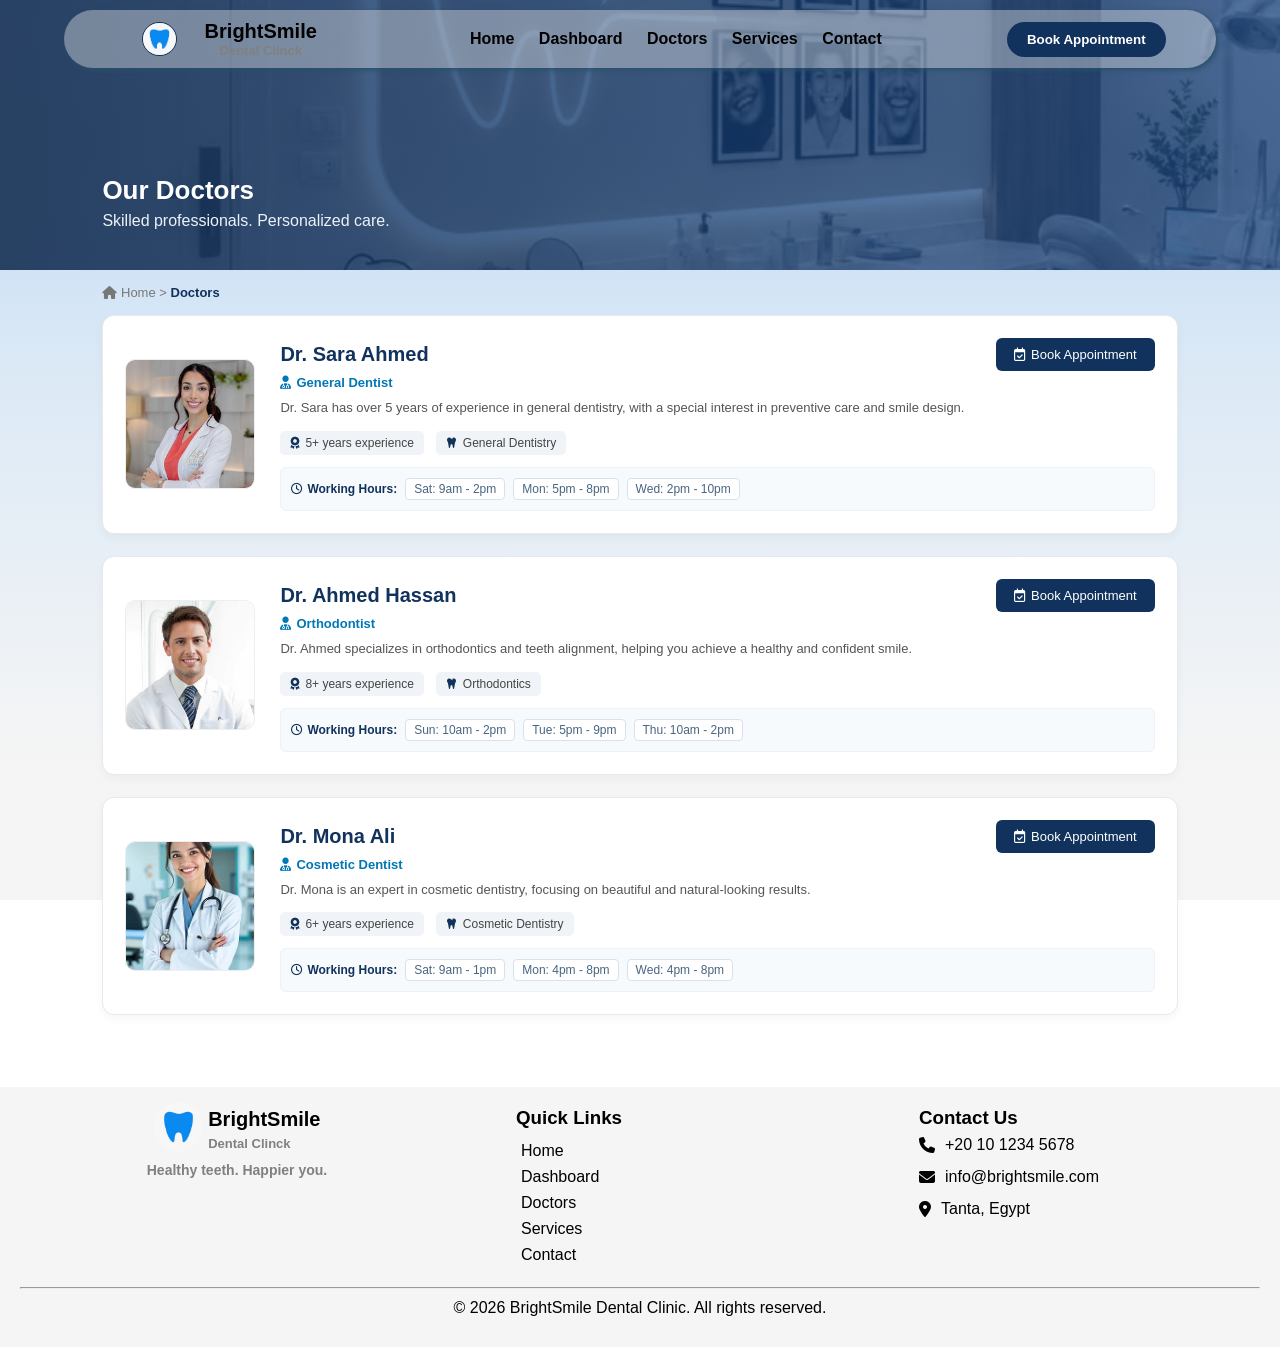
<file: doctors.html>
<!DOCTYPE html>
<html lang="en">

<head>
    <meta charset="UTF-8">
    <meta name="viewport" content="width=device-width, initial-scale=1.0">
    <title>BrightSmile - Our Doctors</title>
    <link rel="icon" href="./images/icon.png">
    <link rel="stylesheet" href="./home.css">
    <link rel="stylesheet" href="./query.css">
    <link rel="stylesheet" href="https://cdnjs.cloudflare.com/ajax/libs/font-awesome/6.4.0/css/all.min.css">
    <link rel="stylesheet" href="doctors.css">
</head>

<body>
    <header>
        <nav>
            <div class="logo">
                <img src="./images/logo.png" alt="">
                <div class="logo_content">
                    <h4>BrightSmile</h4>
                    <p>Dental Clinck</p>
                </div>
            </div>
            <ul>
                <li><a href="./index.html" onclick="check()">Home</a></li>
                <li><a href="./dashboard.html">Dashboard</a></li>
                <li><a href="./doctors.html">Doctors</a></li>
                <li><a href="./services.html">Services</a></li>
                <li><a href="#contact">Contact</a></li>
                <i class="fa-solid fa-xmark close"></i>
            </ul>
            <a href="./appointments.html">
                <input type="button" value="Book Appointment" class="solid">
            </a>
            <div class="menu">
                <i class="fa-solid fa-bars"></i>
            </div>
        </nav>
    </header>

    <div class="banner">
        <h2>Our Doctors</h2>
        <p>Skilled professionals. Personalized care.</p>
    </div>
    <p class="breadcrumb">
        <i class="fa-solid fa-house"></i> Home &gt; <span>Doctors</span>
    </p>

    <main>
        <div class="card">
            <div class="doc-img">
                <img src="./images/dr-mona.png" alt="doctor">
            </div>
            <div class="doc-info">
                <div class="top-row">
                    <h3>Dr. Sara Ahmed</h3>
                    <button onclick="book('Dr. Sara Ahmed')">
                        <i class="fa-regular fa-calendar-check"></i> Book Appointment
                    </button>
                </div>
                <p class="spec"><i class="fa-solid fa-user-doctor"></i> General Dentist</p>
                <p class="desc">
                    Dr. Sara has over 5 years of experience in general dentistry, with a special interest in preventive
                    care and smile design.
                </p>
                <div class="details">
                    <span><i class="fa-solid fa-award"></i> 5+ years experience</span>
                    <span><i class="fa-solid fa-tooth"></i> General Dentistry</span>
                </div>
                <div class="hours">
                    <b><i class="fa-regular fa-clock"></i> Working Hours:</b>
                    <span>Sat: 9am - 2pm</span>
                    <span>Mon: 5pm - 8pm</span>
                    <span>Wed: 2pm - 10pm</span>
                </div>
            </div>
        </div>
        <div class="card">
            <div class="doc-img">
                <img src="./images/dr-ahmed.png" alt="doctor">
            </div>
            <div class="doc-info">
                <div class="top-row">
                    <h3>Dr. Ahmed Hassan</h3>
                    <button onclick="book('Dr. Ahmed Hassan')">
                        <i class="fa-regular fa-calendar-check"></i> Book Appointment
                    </button>
                </div>
                <p class="spec"><i class="fa-solid fa-user-doctor"></i> Orthodontist</p>
                <p class="desc">
                    Dr. Ahmed specializes in orthodontics and teeth alignment, helping you achieve a healthy and
                    confident smile.
                </p>
                <div class="details">
                    <span><i class="fa-solid fa-award"></i> 8+ years experience</span>
                    <span><i class="fa-solid fa-tooth"></i> Orthodontics</span>
                </div>
                <div class="hours">
                    <b><i class="fa-regular fa-clock"></i> Working Hours:</b>
                    <span>Sun: 10am - 2pm</span>
                    <span>Tue: 5pm - 9pm</span>
                    <span>Thu: 10am - 2pm</span>
                </div>
            </div>
        </div>
        <div class="card">
            <div class="doc-img">
                <img src="./images/DrSara.jpg" alt="doctor">
            </div>
            <div class="doc-info">
                <div class="top-row">
                    <h3>Dr. Mona Ali</h3>
                    <button onclick="book('Dr. Mona Ali')">
                        <i class="fa-regular fa-calendar-check"></i> Book Appointment
                    </button>
                </div>
                <p class="spec"><i class="fa-solid fa-user-doctor"></i> Cosmetic Dentist</p>
                <p class="desc">
                    Dr. Mona is an expert in cosmetic dentistry, focusing on beautiful and natural-looking results.
                </p>
                <div class="details">
                    <span><i class="fa-solid fa-award"></i> 6+ years experience</span>
                    <span><i class="fa-solid fa-tooth"></i> Cosmetic Dentistry</span>
                </div>
                <div class="hours">
                    <b><i class="fa-regular fa-clock"></i> Working Hours:</b>
                    <span>Sat: 9am - 1pm</span>
                    <span>Mon: 4pm - 8pm</span>
                    <span>Wed: 4pm - 8pm</span>
                </div>
            </div>
        </div>
    </main>


    <footer id="contact">
        <div class="item">
            <div class="line">
                <img src="./images/logo.png" alt="logo">
                <div class="logo_content">
                    <h4>BrightSmile</h4>
                    <p>Dental Clinck</p>
                </div>
            </div>
            <p>Healthy teeth. Happier you.</p>
        </div>
        <div class="item item2">
            <h3>Quick Links</h3>
            <ul>
                <li><a href="./index.html">Home</a></li>
                <li><a href="./appointments.html">Dashboard</a></li>
                <li><a href="./doctors.html">Doctors</a></li>
                <li><a href="./services.html">Services</a></li>
                <li><a href="#contact">Contact</a></li>
            </ul>
        </div>
        <div class="item item3">
            <h3>Contact Us</h3>
            <div class="line">
                <i class="fa-solid fa-phone"></i>
                <a href="tel:+201012345678">
                    +20 10 1234 5678
                </a>
            </div>
            <div class="line">
                <i class="fa-solid fa-envelope"></i>
                <a href="mailto:info@brightsmile.com">
                    info@brightsmile.com
                </a>
            </div>
            <div class="line">
                <i class="fa-solid fa-location-dot"></i>
                <a href="https://www.google.com/maps/search/?api=1&query=Tanta,Egypt" target="_blank">
                    Tanta, Egypt
                </a>
            </div>
        </div>
        <div class="end">
            <hr>
            <p>© 2026 BrightSmile Dental Clinic. All rights reserved.</p>
        </div>
    </footer>
    <script>
        function book(name) {
            alert("Booking appointment with " + name);
            window.location.href = "appointments.html";
        }
    </script>
    <script src="home.js"></script>
</body>

</html>
</file>
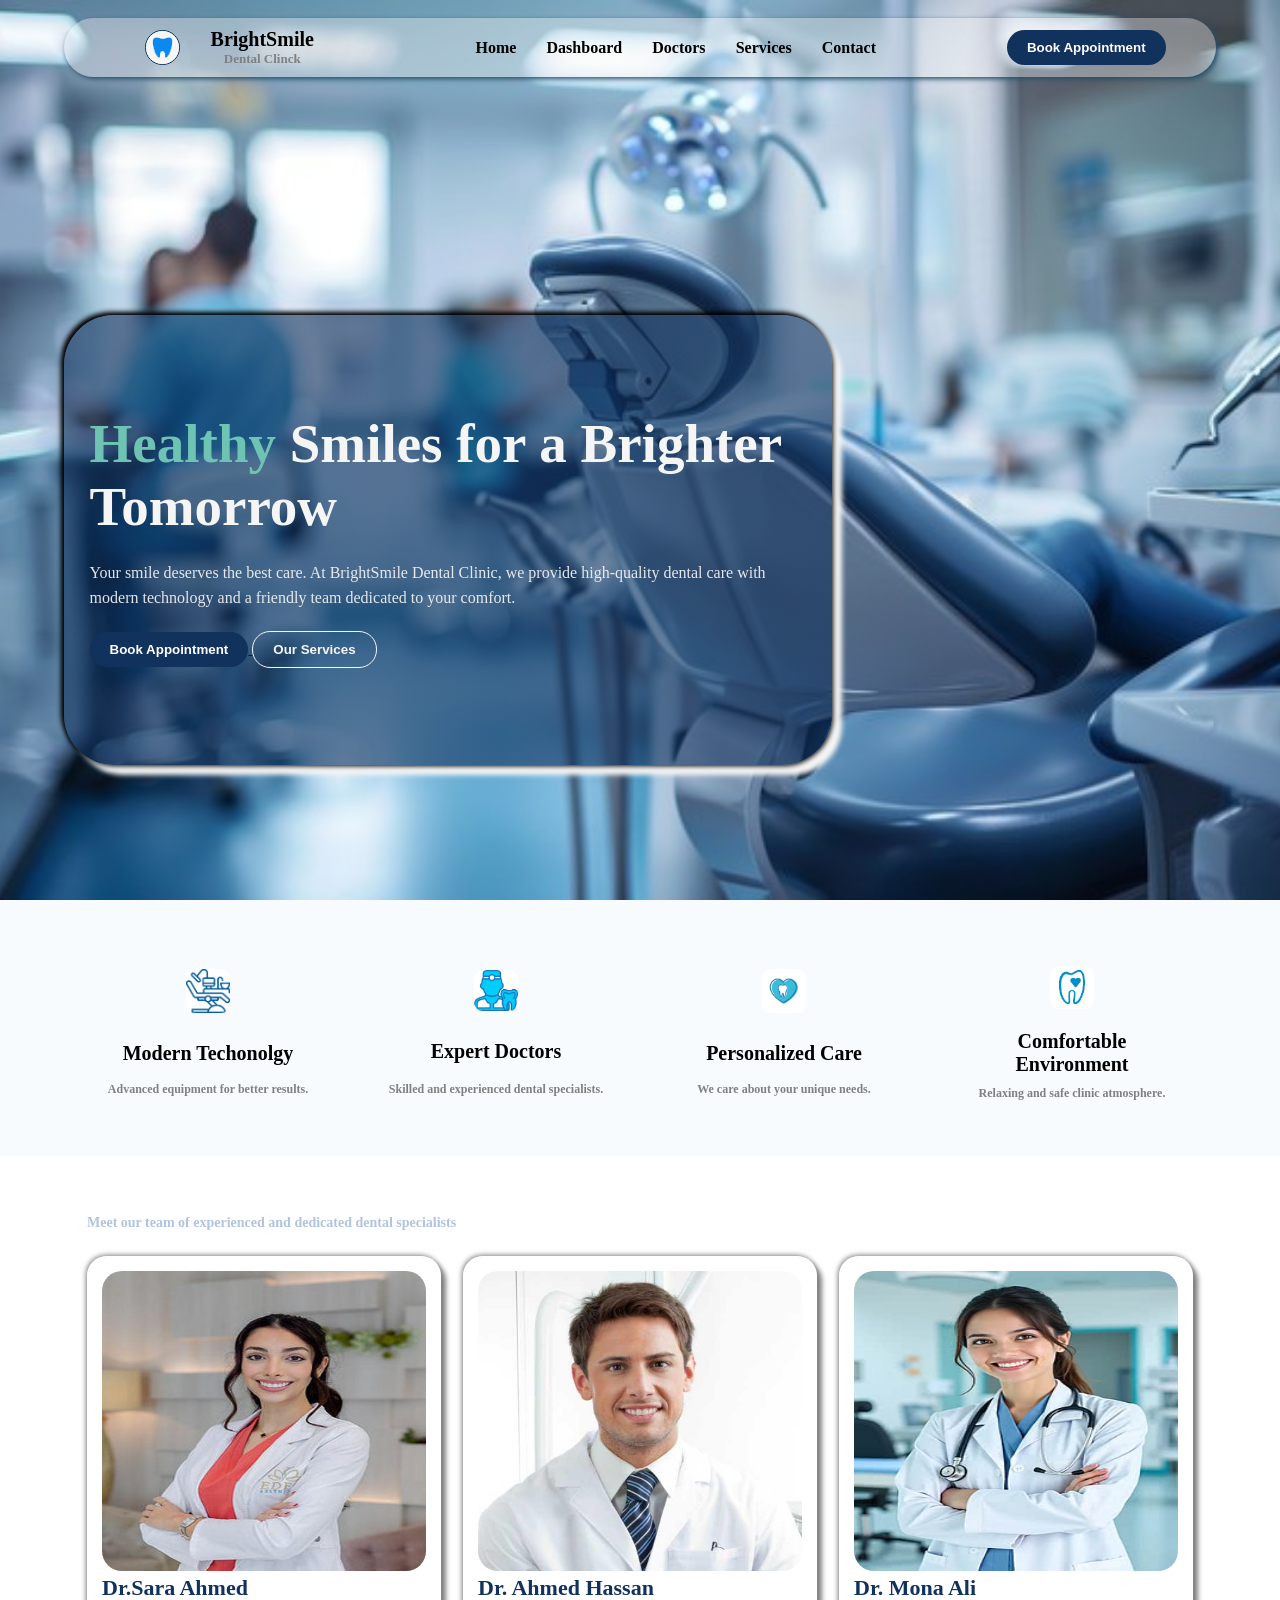
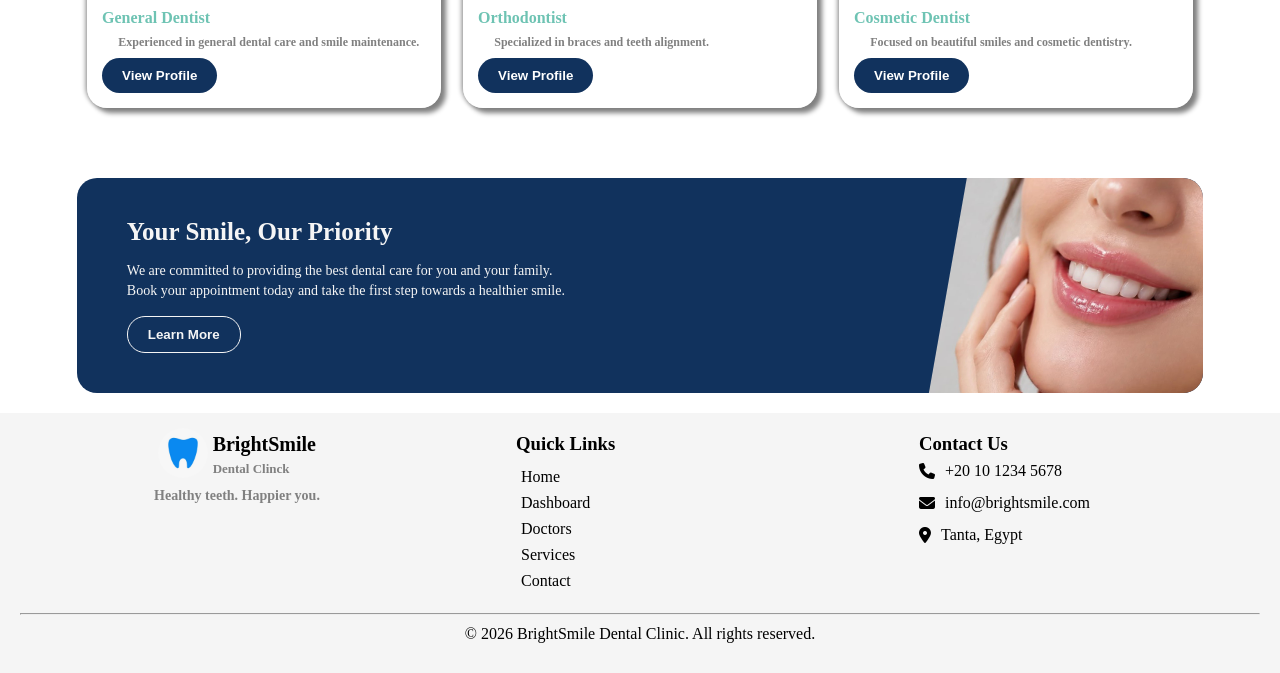
<file: home.html>
<!DOCTYPE html>
<html lang="en">

<head>
    <meta charset="UTF-8">
    <meta name="viewport" content="width=device-width, initial-scale=1.0">
    <title>BrightSmile-Clinic</title>
    <link rel="icon" href="./images/icon.png">
    <link rel="stylesheet" href="./home.css">
    <link rel="stylesheet" href="./query.css">
    <link rel="stylesheet" href="https://cdnjs.cloudflare.com/ajax/libs/font-awesome/6.7.2/css/all.min.css">
</head>

<body>

    <header id="home">
        <nav>
            <div class="logo">
                <img src="./images/logo.png" alt="">
                <!-- <i class="fa-solid fa-tooth"></i> -->
                <div class="logo_content">
                    <h4>BrightSmile</h4>
                    <p>Dental Clinck</p>
                </div>
            </div>
            <ul>
                <li><a href="#home" onclick="check()">Home</a></li>
                <li><a href="./dashboard.html">Dashboard</a></li>
                <li><a href="./doctors.html">Doctors</a></li>
                <li><a href="./services.html">Services</a></li>
                <li><a href="#contact">Contact</a></li>
                <i class="fa-solid fa-xmark close"></i>
            </ul>
            <a href="./appointments.html">
                <input type="button" value="Book Appointment" class="solid">
            </a>
            <div class="menu">
                <i class="fa-solid fa-bars"></i>
            </div>
        </nav>

        <div class="content">
            <h1>
                <span>Healthy</span>
                Smiles for a Brighter Tomorrow
            </h1>
            <p>Your smile deserves the best care. At BrightSmile Dental Clinic, we provide high-quality dental care with
                modern technology and a friendly team dedicated to your comfort.</p>
            <div class="btns">
                <a href="./appointments.html">
                    <input type="button" value="Book Appointment" class="solid">
                </a>
                <a href="./services.html">
                    <input type="button" value="Our Services" class="border">
                </a>
            </div>
        </div>
    </header>

    <main>
        <section class="sec1">
            <div class="container">
                <div class="item">
                    <img src="./images/chair.png" alt="chair">
                    <h3>Modern Techonolgy</h3>
                    <p>Advanced equipment for better results.</p>
                </div>
                <div class="item">
                    <img src="./images/doc.png" alt="chair">
                    <h3>Expert Doctors</h3>
                    <p>Skilled and experienced dental specialists.</p>
                </div>
                <div class="item">
                    <img src="./images/care.png" alt="chair">
                    <h3>Personalized Care</h3>
                    <p>We care about your unique needs.</p>
                </div>
                <div class="item">
                    <img src="./images/comfort.png" alt="chair">
                    <h3>Comfortable Environment</h3>
                    <p>Relaxing and safe clinic atmosphere.</p>
                </div>
            </div>
        </section>

        <section class="sec2">
            <h2>Our Doctors</h2>
            <p class="light">Meet our team of experienced and dedicated dental specialists</p>
            <div class="content">
                <div class="item">
                    <img src="./images/dr-mona.png" alt="first-doc">
                    <h3>
                        Dr.Sara Ahmed
                    </h3>
                    <span>General Dentist</span>
                    <p>Experienced in general dental care and smile maintenance.</p>
                    <a href="./doctor-sara.html">
                        <input type="button" class="solid" value="View Profile">
                    </a>
                </div>
                <div class="item">
                    <img src="./images/dr-ahmed.png" alt="first-doc">
                    <h3>
                        Dr. Ahmed Hassan
                    </h3>
                    <span>Orthodontist</span>
                    <p>Specialized in braces and teeth alignment.</p>
                    <a href="./doctor-ahmed.html">
                        <input type="button" class="solid" value="View Profile">
                    </a>
                </div>
                <div class="item">
                    <img src="./images/DrSara.jpg" alt="first-doc">
                    <h3>
                        Dr. Mona Ali
                    </h3>
                    <span>Cosmetic Dentist</span>
                    <p>Focused on beautiful smiles and cosmetic dentistry.</p>
                    <a href="./doctor-mona.html">
                        <input type="button" class="solid" value="View Profile">
                    </a>
                </div>
            </div>
        </section>

        <section class="sec3">
            <div class="text">
                <h2>Your Smile, Our Priority</h2>
                <p>
                    We are committed to providing the best dental care for you and your family. <br>
                    Book your appointment today and take the first step towards a healthier smile.
                </p>
                <a href="./services.html">
                    <input type="button" value="Learn More" class="border">
                </a>
            </div>
            <img src="./images/tooth.jpg" alt="teeth">
        </section>
    </main>

    <footer id="contact">
        <div class="item">
            <div class="line">
                <img src="./images/logo.png" alt="logo">
                <div class="logo_content">
                    <h4>BrightSmile</h4>
                    <p>Dental Clinck</p>
                </div>
            </div>
            <p>Healthy teeth. Happier you.</p>
        </div>
        <div class="item item2">
            <h3>Quick Links</h3>
            <ul>
                <li><a href="./home.html">Home</a></li>
                <li><a href="./appointments.html">Dashboard</a></li>
                <li><a href="./doctors.html">Doctors</a></li>
                <li><a href="./services.html">Services</a></li>
                <li><a href="#contact">Contact</a></li>
            </ul>
        </div>
        <div class="item item3">
            <h3>Contact Us</h3>
            <div class="line">
                <i class="fa-solid fa-phone"></i>
                <a href="tel:+201012345678">
                    +20 10 1234 5678
                </a>
            </div>
            <div class="line">
                <i class="fa-solid fa-envelope"></i>
                <a href="mailto:info@brightsmile.com">
                    info@brightsmile.com
                </a>
            </div>
            <div class="line">
                <i class="fa-solid fa-location-dot"></i>
                <a href="https://www.google.com/maps/search/?api=1&query=Tanta,Egypt" target="_blank">
                    Tanta, Egypt
                </a>
            </div>
        </div>
        <div class="end">
            <hr>
            <p>© 2026 BrightSmile Dental Clinic. All rights reserved.</p>
        </div>
    </footer>

    <script src="./home.js"></script>
</body>

</html>
</file>
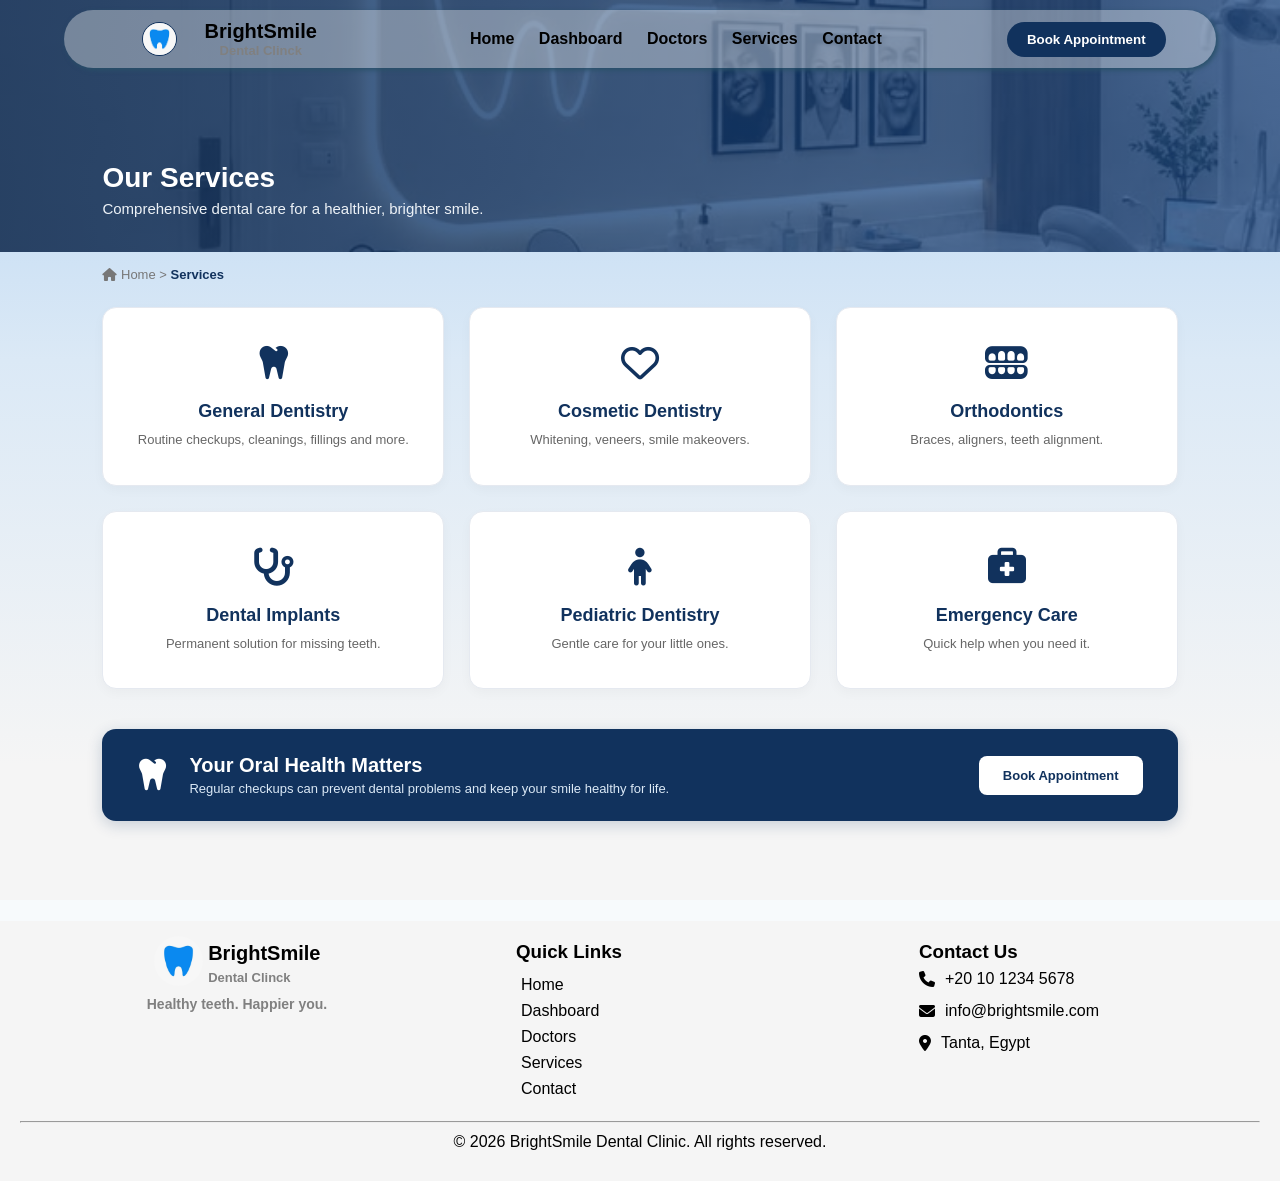
<file: services.html>
<!DOCTYPE html>
<html lang="en">

<head>
    <meta charset="UTF-8">
    <meta name="viewport" content="width=device-width, initial-scale=1.0">
    <title>BrightSmile-Services</title>
    <link rel="icon" href="./images/icon.png">
    <link rel="stylesheet" href="./home.css">
    <link rel="stylesheet" href="./query.css">
    <link rel="stylesheet" href="doctors.css">
    <link rel="stylesheet" href="services.css">

    <link rel="stylesheet" href="https://cdnjs.cloudflare.com/ajax/libs/font-awesome/6.4.0/css/all.min.css">
</head>

<body>
    <header>
        <nav>
            <div class="logo">
                <img src="./images/logo.png" alt="">
                <div class="logo_content">
                    <h4>BrightSmile</h4>
                    <p>Dental Clinck</p>
                </div>
            </div>
            <ul>
                <li><a href="./index.html" onclick="check()">Home</a></li>
                <li><a href="./dashboard.html">Dashboard</a></li>
                <li><a href="./doctors.html">Doctors</a></li>
                <li><a href="#services">Services</a></li>
                <li><a href="#contact">Contact</a></li>
                <i class="fa-solid fa-xmark close"></i>
            </ul>
            <a href="./appointments.html">
                <input type="button" value="Book Appointment" class="solid">
            </a>
            <div class="menu">
                <i class="fa-solid fa-bars"></i>
            </div>
        </nav>
    </header>
    
    <div class="banner">
        <h2>Our Services</h2>
        <p>Comprehensive dental care for a healthier, brighter smile.</p>
    </div>

    <p class="breadcrumb">
        <i class="fa-solid fa-house"></i> Home &gt; <span>Services</span>
    </p>

    <main class="services-container">
        <div class="services-grid">
            <div class="service-card">
                <div class="card-icon">
                    <i class="fa-solid fa-tooth"></i>
                </div>
                <h3>General Dentistry</h3>
                <p>Routine checkups, cleanings, fillings and more.</p>
            </div>

            <div class="service-card">
                <div class="card-icon">
                    <i class="fa-regular fa-heart"></i>
                </div>
                <h3>Cosmetic Dentistry</h3>
                <p>Whitening, veneers, smile makeovers.</p>
            </div>

            <div class="service-card">
                <div class="card-icon">
                    <i class="fa-solid fa-teeth-open"></i>
                </div>
                <h3>Orthodontics</h3>
                <p>Braces, aligners, teeth alignment.</p>
            </div>

            <div class="service-card">
                <div class="card-icon">
                    <i class="fa-solid fa-stethoscope"></i>
                </div>
                <h3>Dental Implants</h3>
                <p>Permanent solution for missing teeth.</p>
            </div>

            <div class="service-card">
                <div class="card-icon">
                    <i class="fa-solid fa-child"></i>
                </div>
                <h3>Pediatric Dentistry</h3>
                <p>Gentle care for your little ones.</p>
            </div>

            <div class="service-card">
                <div class="card-icon">
                    <i class="fa-solid fa-briefcase-medical"></i>
                </div>
                <h3>Emergency Care</h3>
                <p>Quick help when you need it.</p>
            </div>
        </div>

        <div class="cta-banner">
            <div class="cta-left">
                <i class="fa-solid fa-tooth cta-icon"></i>
                <div class="cta-text">
                    <h3>Your Oral Health Matters</h3>
                    <p>Regular checkups can prevent dental problems and keep your smile healthy for life.</p>
                </div>
            </div>
            <a href="./appointments.html">
                <button class="cta-btn">Book Appointment</button>
            </a>
        </div>
    </main>









    <footer id="contact">
        <div class="item">
            <div class="line">
                <img src="./images/logo.png" alt="logo">
                <div class="logo_content">
                    <h4>BrightSmile</h4>
                    <p>Dental Clinck</p>
                </div>
            </div>
            <p>Healthy teeth. Happier you.</p>
        </div>
        <div class="item item2">
            <h3>Quick Links</h3>
            <ul>
                <li><a href="./index.html">Home</a></li>
                <li><a href="./appointments.html">Dashboard</a></li>
                <li><a href="./doctors.html">Doctors</a></li>
                <li><a href="">Services</a></li>
                <li><a href="#contact">Contact</a></li>
            </ul>
        </div>
        <div class="item item3">
            <h3>Contact Us</h3>
            <div class="line">
                <i class="fa-solid fa-phone"></i>
                <a href="tel:+201012345678">
                    +20 10 1234 5678
                </a>
            </div>
            <div class="line">
                <i class="fa-solid fa-envelope"></i>
                <a href="mailto:info@brightsmile.com">
                    info@brightsmile.com
                </a>
            </div>
            <div class="line">
                <i class="fa-solid fa-location-dot"></i>
                <a href="https://www.google.com/maps/search/?api=1&query=Tanta,Egypt" target="_blank">
                    Tanta, Egypt
                </a>
            </div>
        </div>
        <div class="end">
            <hr>
            <p>© 2026 BrightSmile Dental Clinic. All rights reserved.</p>
        </div>
    </footer>

    <script>
        function book(name) {
            alert("Booking appointment with " + name);
            window.location.href = "appointments.html";
        }
    </script>
    <script src="home.js"></script>
</body>

</html>
</file>
<file: home.css>
* {
    padding: 0;
    margin: 0;
    box-sizing: border-box;
}

header {
    position: relative;
    height: 100vh;
    /* background-image: linear-gradient(rgb(17, 50, 93, 0.6), rgb(17, 50, 93, 0.6)), url(./images/home_header.png); */
    background-image: url(./images/dental-office.jpg);
    background-position: center;
    background-size: cover;
}

nav {
    width: 90%;
    border-radius: 30px;
    background-color: rgba(245, 245, 245, 0.377);
    padding: 10px 0px;
    display: flex;
    flex-wrap: wrap;
    justify-content: space-around;
    align-items: center;
    box-shadow: 2px 2px 5px rgb(40, 80, 104);
    position: relative;
    top: 2%;
    left: 50%;
    transform: translateX(-50%);
    z-index: 2;
}

nav .logo {
    display: flex;
    width: 20%;
    justify-content: space-evenly;
    align-items: center;
}

nav img {
    width: 15%;
    border-radius: 50%;
    border: 1px solid rgb(17, 50, 93);
}

nav .logo_content {
    display: flex;
    flex-direction: column;
    justify-content: space-around;
    align-items: center;
}

nav .logo_content h4 {
    font-size: 20px;
    font-weight: 600;
}

nav .logo_content p {
    color: grey;
    font-size: 13px;
    font-weight: 700;
}

nav ul {
    width: 40%;
    list-style: none;
    display: flex;
    justify-content: space-evenly;
}

nav a {
    text-decoration: none;
    color: black;
    font-weight: 700;
}

input[type=button] {

    font-weight: 700;
    padding: 10px 20px;
    border-radius: 18px;
}

.menu {
    font-size: 20px;
    color: rgb(40, 80, 104);
    display: none;
}

nav .close {
    color: rgb(17, 50, 93);
    font-size: 20px;
    display: none;
}

input:hover {
    background-color: whitesmoke;
    color: rgb(17, 50, 93);
    cursor: pointer;
    border: 1px solid rgb(17, 50, 93);
}

.solid {
    border: none;
    background-color: rgb(17, 50, 93);
    color: white;
}

.border {
    border: 1px solid whitesmoke;
    background-color: transparent;
    color: whitesmoke;
    font-weight: 700;
    padding: 10px 20px;
    border-radius: 18px;
}

header .content {
    width: 60%;
    padding: 20px 2%;
    display: flex;
    flex-direction: column;
    justify-content: center;
    /* align-items: center; */
    height: 50%;
    border-radius: 50px;
    background-image: linear-gradient(to right, rgba(17, 50, 93, 0.6), rgba(17, 50, 93, 0.6));
    /* background-image: linear-gradient(rgba(17, 50, 93, 0.3), rgba(17, 50, 93, 0.3)); */
    position: absolute;
    top: 35%;
    left: 5%;
    color: whitesmoke;
    box-shadow: 1px 1px 5px black, 10px 10px 5px whitesmoke, -3px -3px 5px black;
}

header .content span {
    color: rgb(110, 195, 179);
}

header .content h1 {
    font-size: 55px;
}

header .content p {
    margin-block: 3%;
    line-height: 25px;
    color: rgba(245, 245, 245, 0.918);
}

.container {
    width: 90%;
    display: flex;
    flex-wrap: wrap;
    justify-content: space-between;
    margin: auto;
    /* background-color: aquamarine; */
}

.sec1 {
    display: flex;
    flex-wrap: wrap;
    justify-content: space-evenly;
    align-items: center;
    background-color: rgb(247, 251, 254);
    padding: 20px 0px;
}

.sec1 .item {
    width: 25%;
    display: flex;
    flex-direction: column;
    justify-content: space-around;
    align-items: center;
    text-align: center;
    border-radius: 20px;
    padding: 3%;
    transition: all 1s;
}

.sec1 .item img {
    width: 30%;
    padding: 5%;
    border-radius: 20px;
}

.sec1 .item h3 {
    font-size: 20px;
    margin-block: 10px;
}

.sec1 .item p {
    font-weight: 600;
    font-size: 12px;
    color: gray;
}

.sec1 .item:hover {
    transform: scale(1.1);
    box-shadow: 5px 5px 5px gray;
    background-color: white;
}

.sec2 {
    display: flex;
    flex-wrap: wrap;
    flex-direction: column;
    justify-content: space-evenly;
    /* align-items: center; */
    padding: 2%;
    /* background-color: whitesmoke; */
    background-image: linear-gradient(rgb(17, 50, 93, 0.6), rgb(17, 50, 93, 0.6)), url(./images/fix-bg.jpg);
    /* background-image: url(./images/home-head.jpg); */
    background-attachment: fixed;
    background-position: center;
    background-size: cover;
}

.sec2 h2 {
    color: white;
    font-weight: 900;
    font-size: 30px;
}

.sec2 .light {
    color: lightsteelblue;
}

.sec2 p {
    font-size: 14px;
    font-weight: 800;
    color: grey;
}

.sec2 p,
.sec2 h2 {
    margin-left: 5%;
}

.sec2 .content {
    width: 90%;
    margin: auto;
    display: flex;
    flex-wrap: wrap;
    justify-content: space-between;
    align-items: center;
    padding: 2% 0px;
}

.sec2 .content .item {
    width: 32%;
    padding: 15px;
    background-color: rgba(255, 255, 255, 0.664);
    border-radius: 20px;
    box-shadow: 5px 5px 5px gray, -1px -1px 5px gray;
    transition: 1s;
}

.sec2 .content .item:hover {
    transform: scale(1.05);
    background-color: #f4f4f4;
}

.sec2 .content .item img {
    width: 100%;
    height: 300px;
    border-radius: 20px;
}

.sec2 .content .item h3 {
    color: rgb(17, 50, 93);
    font-weight: 800;
    font-size: 22px;
    margin-bottom: 8px;
}

.sec2 .content .item span {
    color: rgb(110, 195, 179);
    font-weight: 900;
}

.sec2 .content .item p {
    font-size: 12px;
    margin-block: 8px;
}

.sec3 {
    width: 88%;
    margin: 20px auto;
    background-color: rgb(17, 50, 93);
    padding-block: 40px;
    color: whitesmoke;
    border-radius: 20px;
    position: relative;
    overflow: hidden;
    padding-left: 50px;
}

.sec3 h2 {
    font-weight: 700;
    font-size: 25px;
}

.sec3 p {
    color: whitesmoke;
    font-size: 14px;
    line-height: 20px;
    margin-block: 15px;
}

.sec3 img {
    width: 25%;
    position: absolute;
    top: 0px;
    right: -20px;
    transform: skewX(-10deg);
}

footer {
    padding: 20px;
    display: flex;
    justify-content: space-evenly;
    flex-wrap: wrap;
    background-color: whitesmoke;
}

footer .item {
    padding: 0px 5%;
    width: 30%;
    display: flex;
    flex-direction: column;
    align-items: center;
}

footer .item .line {
    display: flex;
    align-items: center;
    justify-content: center;
}

footer .item .line img {
    width: 20%;
    border-radius: 50%;
    margin-right: 5px;
    position: relative;
    top: -5px;
}

footer .item .line h4 {
    font-size: 20px;
    font-weight: 600;
}

footer .item .line p {
    color: grey;
    font-size: 13px;
    font-weight: 700;
}

footer .item p {
    color: grey;
    font-weight: 600;
    font-size: 14px;
    margin-block: 5px;
}

footer .item2 {
    display: flex;
    flex-direction: column;
    justify-content: space-evenly;
    align-items: flex-start;
    flex-wrap: wrap;
}

footer .item2 ul {
    list-style: none;
    padding: 5px;
}

footer .item2 li {
    margin-block: 8px;
}

footer .item2 a {
    text-decoration: none;
    color: black;
}

footer .item3 {
    display: flex;
    flex-direction: column;
    align-items: flex-start;
}

footer .item3 .line {
    display: flex;
    margin-block: 7px;
}

footer .item3 a {
    text-decoration: none;
    color: black;
    margin-left: 10px;
}

footer .end {
    width: 100%;
    display: flex;
    flex-direction: column;
    justify-content: center;
    text-align: center;
    padding-top: 10px;
}

footer .end p {
    padding: 10px;
}
html{
    scroll-behavior: smooth;
}
</file>
<file: query.css>
@media screen and (max-width: 576px) {

    nav .logo {
        width: 50%;
    }

    nav .logo {
        width: 50%;
    }

    nav .menu {
        display: flex;
        cursor: pointer;
    }

    nav ul {
        position: absolute;
        flex-direction: column;
        width: 50%;
        background-color: whitesmoke;
        height: 98vh;
        right: -15px;
        top: 0;
        align-items: center;
        border-radius: 10px;
        border: 1px solid darkgray;
        display: none;
    }

    nav .close {
        display: flex;
        position: absolute;
        top: 15px;
        left: 15px;
        cursor: pointer;
    }

    nav input {
        display: none;
    }

    header .content {
        width: 95%;
        top: 35%;
        left: 5px;
    }

    header .content h1 {
        font-size: 35px;
    }

    header .content .btns {
        display: flex;
        width: 100%;
        flex-direction: column;
    }

    header .content .btns input {
        width: 100%;
        margin-top: 10px;
    }

    .sec1 .item {
        width: 100%;
    }

    .sec2 .content .item {
        width: 95%;
        margin: auto;
        margin-top: 10px;
    }

    .sec3 {
        height: 570px;
        position: relative;
    }

    .sec3 img {
        position: absolute;
        top: -10px;
        right: -30px;
        width: 100%;
        /* right: -29px; */
    }

    .sec3 .text {
        position: absolute;
        top: 370px;
        left: 10px;
        background-color: rgb(17, 50, 93);
        border-radius: 20px;
    }

    footer .item {
        width: 95%;
        margin: 10px auto;
        border-bottom: 1px solid grey;
        text-align: center;
        display: flex;
        flex-direction: column;
        align-items: center;
    }

    footer .item3 {
        border-bottom: none;
    }
}

@media screen and (min-width: 577px) and (max-width: 992px) {

    header .content {
        width: 95%;
        left: 2%;
    }

    .sec1 .item {
        width: 50%;
    }

    .sec2 .content .item {
        width: 48%;
        margin-top: 10px;
    }

    .sec3 img {
        width: 50%;
    }

    .sec3 .text {
        width: 50%;
    }

    footer .item {
        width: 48%;
        display: flex;
        flex-direction: column;
        justify-content: center;
        align-items: center;
        border-bottom: 1px solid grey;
    }

    footer .item2 {
        border-left: 1px solid grey;
    }

    footer .item3 {
        border-bottom: none;
        padding-top: 10px;
    }

}

@media screen and (min-width: 993px) and (max-width: 1200px) {
    .sec1 .item {
        width: 33.3%;
    }

    header .content {
        width: 90%;
        left: 5%;
    }
}
</file>
<file: appointments.css>
* {
    margin: 0;
    padding: 0;
    box-sizing: border-box;
    font-family: sans-serif;
}

body {
    min-height: 100vh;
    background-image: linear-gradient(180deg, #b2d2f2 0%, #dbe9f6 40%, whitesmoke 85%);
    background-attachment: fixed;
}

header {
    height: 0vh;
    position: relative;
}
header nav{
    position: absolute;
    top: 10px;
}
.banner {
    height: 30vh;
    display: flex;
    flex-direction: column;
    justify-content: flex-end;
    background-image: linear-gradient(rgba(17, 50, 93, 0.55), rgba(17, 50, 93, 0.45)), url(./images/dental-office.jpg);
    background-repeat: no-repeat;
    background-position: center;
    background-size: cover;
    color: white;
    padding: 40px 8%;
}

.banner h2 {
    font-size: 26px;
    margin-bottom: 6px;
}

.banner p {
    font-size: 16px;
    color: #edf2f7;
}

.breadcrumb {
    padding: 15px 8%;
    color: #777;
    font-size: 13px;
}

.breadcrumb span {
    color: rgb(17, 50, 93);
    font-weight: bold;
}

.container {
    /* background-color: lightcoral; */
    width: 85%;
    margin: auto;
    display: flex;
    flex-wrap: wrap;
    gap: 25px;
    align-items: flex-start;
    padding-bottom: 50px;
}

.sidebar {
    width: 25%;
    background-color: white;
    border: 1px solid #e5e9f0;
    border-radius: 12px;
    padding: 25px 20px;
    text-align: center;
    box-shadow: 0 4px 10px rgba(0, 0, 0, 0.03);
}

.user-img {
    width: 85px;
    height: 85px;
    margin: 0 auto 12px auto;
}

.user-img img {
    width: 100%;
    height: 100%;
    border-radius: 50%;
    border: 3px solid #e2ecf5;
    object-fit: cover;
}

.sidebar h3 {
    color: rgb(17, 50, 93);
    font-size: 17px;
    margin-bottom: 4px;
}

.sidebar p {
    color: #888;
    font-size: 12px;
    margin-bottom: 20px;
    display: flex;
    align-items: center;
    justify-content: center;
    gap: 5px;
}

hr {
    border: 0;
    border-top: 1px solid #edf2f7;
    margin-bottom: 20px;
}

.side-links {
    list-style: none;
    text-align: left;
}

.side-links li {
    padding: 12px 15px;
    font-size: 13px;
    cursor: pointer;
    border-radius: 8px;
    margin-bottom: 5px;
    color: #4a5568;
    display: flex;
    align-items: center;
    gap: 10px;
    transition: 0.2s;
}

.side-links li.active {
    background-color: #e2ecf7;
    color: rgb(17, 50, 93);
    font-weight: bold;
}

.side-links li:hover:not(.active) {
    background-color: #f7fafc;
    color: rgb(17, 50, 93);
}

.appointments-box {
    width: 72%;
    background-color: white;
    border: 1px solid #e5e9f0;
    border-radius: 12px;
    padding: 25px;
    box-shadow: 0 4px 10px rgba(0, 0, 0, 0.03);
}

.header-box {
    display: flex;
    justify-content: space-between;
    align-items: center;
    margin-bottom: 25px;
}

.header-box h3 {
    color: rgb(17, 50, 93);
    font-size: 18px;
    display: flex;
    align-items: center;
    gap: 8px;
}

.header-box button {
    background-color: rgb(17, 50, 93);
    color: white;
    border: 0;
    padding: 9px 15px;
    border-radius: 6px;
    font-size: 12px;
    cursor: pointer;
    display: flex;
    align-items: center;
    gap: 6px;
    transition: 0.3s;
}

.header-box button:hover {
    background-color: #0d284a;
    transform: scale(1.03);
}

.appointments-box .item {
    border: 1px solid #edf2f7;
    background-color: #ffffff;
    border-radius: 10px;
    padding: 16px 20px;
    margin-bottom: 16px;
    display: flex;
    justify-content: space-between;
    align-items: center;
    transition: all 0.25s ease;
}

.appointments-box .item:hover {
    transform: translateX(4px);
    box-shadow: 0 4px 12px rgba(0, 0, 0, 0.06);
    border-color: #cbdbee;
}

.item-left {
    display: flex;
    gap: 16px;
    align-items: center;
}

.item-left img {
    width: 52px;
    height: 52px;
    border-radius: 50%;
    object-fit: cover;
    border: 2px solid #edf2f7;
}

.item-left h4 {
    color: rgb(17, 50, 93);
    font-size: 15px;
}

.item-left .role {
    color: #0077b6;
    font-size: 12px;
    font-weight: 500;
    margin-top: 2px;
    display: flex;
    align-items: center;
    gap: 4px;
}

.item-left .date {
    color: #666;
    font-size: 12px;
    margin-top: 4px;
    display: flex;
    align-items: center;
    gap: 5px;
}

.item-right {
    display: flex;
    flex-direction: column;
    align-items: flex-end;
    gap: 8px;
}

.status {
    font-size: 11px;
    padding: 4px 10px;
    border-radius: 20px;
    font-weight: 600;
    display: flex;
    align-items: center;
    gap: 4px;
}

.confirmed {
    background-color: #e6f9ed;
    color: #1b873f;
}

.pending {
    background-color: #fff8e1;
    color: #b78103;
}

.cancel-btn {
    background: transparent;
    border: 1px solid #ffccd2;
    color: #d90429;
    border-radius: 5px;
    padding: 5px 12px;
    font-size: 11px;
    cursor: pointer;
    display: flex;
    align-items: center;
    gap: 4px;
    transition: 0.2s;
}

.cancel-btn:hover {
    background-color: #d90429;
    color: white;
    border-color: #d90429;
}

@media (max-width: 768px) {
    .container {
        flex-direction: column;
    }

    .sidebar,
    .appointments-box {
        width: 100%;
    }

    .appointments-box .item {
        flex-direction: column;
        align-items: flex-start;
        gap: 12px;
    }

    .appointments-box .item-right {
        align-items: flex-start;
        flex-direction: row-reverse;
        width: 100%;
        justify-content: space-between;
    }
}
</file>
<file: dash.css>
* {
    margin: 0;
    padding: 0;
    box-sizing: border-box;
    font-family: sans-serif;
}

body {
    min-height: 100vh;
    background-color: #f7fafc;
}

header.dash-header {
    height: 0vh;
}

header nav {
    position: absolute;
    top: 10px;
}

.banner {
    height: 28vh;
    display: flex;
    flex-direction: column;
    justify-content: flex-end;
    background-image: linear-gradient(to right, rgba(17, 50, 93, 0.85), rgba(27, 79, 147, 0.70)), url(./images/fix-bg.jpg);
    background-repeat: no-repeat;
    background-position: center;
    background-size: cover;
    color: white;
    padding: 35px 8%;
}

.banner h2 {
    font-size: 28px;
    margin-bottom: 6px;
}

.banner p {
    font-size: 15px;
    color: #edf2f7;
}

.breadcrumb {
    padding: 15px 8%;
    color: #777;
    font-size: 13px;
}

.breadcrumb a {
    color: #777;
    text-decoration: none;
}

.breadcrumb span {
    color: rgb(17, 50, 93);
    font-weight: bold;
}

.dashboard-wrapper {
    width: 88%;
    margin: 10px auto 50px auto;
    display: flex;
    gap: 25px;
    align-items: flex-start;
}

.sidebar-menu {
    width: 22%;
    background: white;
    border: 1px solid #e2e8f0;
    border-radius: 12px;
    padding: 20px 15px;
    display: flex;
    flex-direction: column;
    justify-content: space-between;
    min-height: 480px;
    box-shadow: 0 4px 10px rgba(0, 0, 0, 0.02);
}

.menu-list a,
.logout-btn {
    display: flex;
    align-items: center;
    gap: 12px;
    padding: 12px 16px;
    color: #4a5568;
    text-decoration: none;
    font-size: 14px;
    border-radius: 8px;
    margin-bottom: 6px;
    transition: 0.2s ease;
}

.menu-list a:hover {
    background-color: #f7fafc;
    color: rgb(17, 50, 93);
}

.menu-list a.active {
    background-color: #e8f1fa;
    color: rgb(17, 50, 93);
    font-weight: bold;
}

.logout-btn {
    color: #e53e3e;
    margin-top: 20px;
    border-top: 1px solid #edf2f7;
    padding-top: 15px;
}

.logout-btn:hover {
    background-color: #fff5f5;
}


#dash {
    width: 78%;
    display: flex;
    flex-direction: column;
    gap: 20px;
}

.stats-row {
    display: flex;
    gap: 15px;
    justify-content: space-between;
}

.stat-card {
    flex: 1;
    background: white;
    border: 1px solid #e2e8f0;
    border-radius: 10px;
    padding: 18px 20px;
    display: flex;
    justify-content: space-between;
    align-items: center;
    box-shadow: 0 2px 6px rgba(0, 0, 0, 0.02);
    transition: transform 0.25s ease;
}

.stat-card:hover {
    transform: translateY(-3px);
}

.stat-text p {
    font-size: 12px;
    color: #718096;
    margin-bottom: 5px;
    font-weight: 500;
}

.stat-text h3 {
    font-size: 22px;
    color: #1a202c;
}

.stat-icon i {
    font-size: 24px;
}

.stat-card.blue .stat-icon i {
    color: #3182ce;
}

.stat-card.sky .stat-icon i {
    color: #00b4d8;
}

.stat-card.orange .stat-icon i {
    color: #dd6b20;
}

.stat-card.green .stat-icon i {
    color: #38a169;
}


.panel-box {
    background: white;
    border: 1px solid #e2e8f0;
    border-radius: 12px;
    padding: 22px;
    box-shadow: 0 4px 10px rgba(0, 0, 0, 0.02);
}

.panel-head {
    display: flex;
    justify-content: space-between;
    align-items: center;
    margin-bottom: 18px;
}

.panel-head h3 {
    font-size: 16px;
    color: rgb(17, 50, 93);
}

.panel-head .view-all {
    font-size: 13px;
    color: #0077b6;
    text-decoration: none;
    font-weight: 600;
}


.doctor-performance {
    display: flex;
    flex-direction: column;
    gap: 16px;
}

.perf-item {
    display: flex;
    align-items: center;
    gap: 15px;
}

.doc-label {
    width: 25%;
    display: flex;
    flex-direction: column;
}

.doc-label strong {
    font-size: 13px;
    color: #2d3748;
}

.doc-label span {
    font-size: 11px;
    color: #718096;
}

.bar-container {
    flex: 1;
    background-color: #edf2f7;
    height: 10px;
    border-radius: 20px;
    overflow: hidden;
}

.bar-fill {
    background-color: #0077b6;
    height: 100%;
    border-radius: 20px;
}

.count {
    width: 30px;
    text-align: right;
    font-size: 13px;
    font-weight: bold;
    color: #4a5568;
}

.table-responsive {
    overflow-x: auto;
}

.dash-table {
    width: 100%;
    border-collapse: collapse;
    text-align: left;
}

.dash-table th {
    background: #f8fafc;
    color: #718096;
    padding: 12px;
    font-size: 12px;
    font-weight: 600;
    border-bottom: 1px solid #edf2f7;
}

.dash-table td {
    padding: 14px 12px;
    font-size: 13px;
    color: #2d3748;
    border-bottom: 1px solid #edf2f7;
}

.status-pill {
    padding: 4px 10px;
    border-radius: 20px;
    font-size: 11px;
    font-weight: 600;
}

.status-pill.confirmed {
    background: #e6f9ed;
    color: #1b873f;
}

.status-pill.pending {
    background: #fff8e1;
    color: #b78103;
}

.status-pill.cancelled {
    background: #fee2e2;
    color: #dc2626;
}

@media (max-width: 992px) {
    .dashboard-wrapper {
        width: 92%;
        flex-direction: column;
        gap: 20px;
    }

    .sidebar-menu,
    #dash {
        width: 100%;
    }

    .sidebar-menu {
        min-height: auto;
    }

    .menu-list {
        display: grid;
        grid-template-columns: repeat(auto-fit, minmax(140px, 1fr));
        gap: 8px;
    }

    .menu-list a {
        margin-bottom: 0;
        justify-content: center;
        text-align: center;
    }

    .logout-btn {
        justify-content: center;
        margin-top: 15px;
    }

    .stats-row {
        display: grid;
        grid-template-columns: repeat(2, 1fr);
        gap: 15px;
    }

    .stat-card {
        flex: unset;
        width: auto;
    }
}

@media (max-width: 768px) {
    .banner {
        height: auto;
        min-height: 180px;
        padding: 25px 5%;
    }

    .banner h2 {
        font-size: 22px;
    }

    .banner p {
        font-size: 13px;
    }

    .breadcrumb {
        padding: 12px 5%;
    }

    .dashboard-wrapper {
        width: 94%;
        margin-bottom: 30px;
    }

    .panel-box {
        padding: 16px;
    }

    .perf-item {
        flex-direction: column;
        align-items: flex-start;
        gap: 6px;
    }

    .doc-label {
        width: 100%;
    }

    .perf-item .bar-container {
        width: 100%;
    }

    .perf-item .count {
        align-self: flex-end;
        width: auto;
        font-size: 12px;
    }
   .dash-table {
        min-width: 580px;
    }
}

@media (max-width: 480px) {
    .stats-row {
        grid-template-columns: 1fr;
    }

    .menu-list {
        grid-template-columns: 1fr 1fr;
    }
}
</file>
<file: doctor-profile.css>
* {
    margin: 0;
    padding: 0;
    box-sizing: border-box;
    font-family: sans-serif;
}

body {
    min-height: 100vh;
    background-color: #f7fafc;
}

header.profile-header {
    height: 0vh;
}

.banner {
    height: 28vh;
    display: flex;
    flex-direction: column;
    justify-content: flex-end;
    background-image: linear-gradient(to right, rgba(17, 50, 93, 0.85), rgba(27, 79, 147, 0.70)), url(./images/fix-bg.jpg);
    background-repeat: no-repeat;
    background-position: center;
    background-size: cover;
    color: white;
    padding: 35px 8%;
}

.banner h2 {
    font-size: 28px;
    margin-bottom: 6px;
}

.banner p {
    font-size: 15px;
    color: #edf2f7;
}

.breadcrumb {
    padding: 15px 8%;
    color: #777;
    font-size: 13px;
}

.breadcrumb a {
    color: #777;
    text-decoration: none;
}

.breadcrumb span {
    color: rgb(17, 50, 93);
    font-weight: bold;
}

.profile-container {
    width: 84%;
    margin: 10px auto 50px auto;
    display: flex;
    gap: 30px;
    align-items: flex-start;
}

/* Side Card */
.doc-sidebar {
    width: 32%;
    background: white;
    border: 1px solid #e5e9f0;
    border-radius: 14px;
    padding: 30px 20px;
    text-align: center;
    box-shadow: 0 4px 12px rgba(0, 0, 0, 0.03);
}

.doc-avatar {
    width: 150px;
    height: 150px;
    margin: 0 auto 15px auto;
}

.doc-avatar img {
    width: 100%;
    height: 100%;
    border-radius: 50%;
    object-fit: cover;
    border: 4px solid #e2ecf7;
}

.doc-sidebar h2 {
    color: rgb(17, 50, 93);
    font-size: 22px;
    margin-bottom: 5px;
}

.doc-sidebar .spec-badge {
    display: inline-block;
    background: #e2ecf7;
    color: rgb(17, 50, 93);
    font-size: 13px;
    font-weight: bold;
    padding: 6px 14px;
    border-radius: 20px;
    margin-bottom: 20px;
}

.quick-stats {
    display: flex;
    flex-direction: column;
    gap: 12px;
    text-align: left;
    border-top: 1px solid #edf2f7;
    padding-top: 20px;
}

.stat-item {
    display: flex;
    align-items: center;
    gap: 12px;
    font-size: 13px;
    color: #555;
}

.stat-item i {
    color: rgb(17, 50, 93);
    font-size: 16px;
    width: 20px;
}

.book-btn {
    width: 100%;
    margin-top: 25px;
    background-color: rgb(17, 50, 93);
    color: white;
    border: none;
    padding: 12px;
    border-radius: 8px;
    font-weight: bold;
    font-size: 14px;
    cursor: pointer;
    transition: 0.3s;
}

.book-btn:hover {
    background-color: #0d284a;
    transform: translateY(-2px);
}

/* Content Area */
.doc-details {
    width: 68%;
    display: flex;
    flex-direction: column;
    gap: 25px;
}

.info-card {
    background: white;
    border: 1px solid #e5e9f0;
    border-radius: 14px;
    padding: 25px 30px;
    box-shadow: 0 4px 12px rgba(0, 0, 0, 0.03);
}

.info-card h3 {
    color: rgb(17, 50, 93);
    font-size: 18px;
    margin-bottom: 15px;
    display: flex;
    align-items: center;
    gap: 10px;
    border-bottom: 2px solid #f0f4f8;
    padding-bottom: 10px;
}

.info-card p {
    color: #555;
    font-size: 14px;
    line-height: 1.7;
}

.skills-list {
    list-style: none;
    display: grid;
    grid-template-columns: repeat(2, 1fr);
    gap: 12px;
}

.skills-list li {
    font-size: 13px;
    color: #4a5568;
    display: flex;
    align-items: center;
    gap: 8px;
}

.skills-list li i {
    color: #38a169;
}

.schedule-grid {
    display: grid;
    grid-template-columns: repeat(3, 1fr);
    gap: 15px;
}

.day-box {
    background: #f8fafc;
    border: 1px solid #e2e8f0;
    border-radius: 8px;
    padding: 12px;
    text-align: center;
}

.day-box strong {
    display: block;
    color: rgb(17, 50, 93);
    font-size: 14px;
    margin-bottom: 4px;
}

.day-box span {
    font-size: 12px;
    color: #666;
}

@media (max-width: 900px) {
    .profile-container {
        flex-direction: column;
    }

    .doc-sidebar,
    .doc-details {
        width: 100%;
    }

    .skills-list,
    .schedule-grid {
        grid-template-columns: 1fr;
    }
}
</file>
<file: doctors.css>
* {
    margin: 0;
    padding: 0;
    box-sizing: border-box;
    font-family: sans-serif;
}

body {
    min-height: 100vh;
    background-image: linear-gradient(180deg, #b2d2f2 0%, #dbe9f6 40%, whitesmoke 85%);
    background-attachment: fixed;
}

header {
    height: 0vh;
}

header nav {
    position: absolute;
    top: 10px;
}

.banner {
    height: 30vh;
    display: flex;
    flex-direction: column;
    justify-content: flex-end;
    background-image: linear-gradient(to right, rgba(17, 50, 93, 0.85), rgba(27, 79, 147, 0.70)), url(./images/fix-bg.jpg);
    background-repeat: no-repeat;
    background-position: center;
    background-size: cover;
    color: white;
    padding: 40px 8%;
}

.banner h2 {
    font-size: 26px;
    margin-bottom: 6px;
}

.banner p {
    font-size: 16px;
    color: #edf2f7;
}

.breadcrumb {
    padding: 15px 8%;
    color: #777;
    font-size: 13px;
}

.breadcrumb span {
    color: rgb(17, 50, 93);
    font-weight: bold;
}

main {
    width: 84%;
    margin: auto;
    padding-bottom: 50px;
}

.card {
    background-color: white;
    border: 1px solid #e5e9f0;
    border-radius: 12px;
    padding: 22px;
    margin-bottom: 22px;
    display: flex;
    align-items: center;
    gap: 25px;
    box-shadow: 0 4px 10px rgba(0, 0, 0, 0.04);
    transition: all 0.3s ease;
}

.card:hover {
    transform: translateY(-5px);
    box-shadow: 0 8px 20px rgba(17, 50, 93, 0.12);
    border-color: #cbdbee;
}

.doc-img {
    width: 130px;
    height: 130px;
    flex-shrink: 0;
}

.doc-img img {
    width: 100%;
    height: 100%;
    border-radius: 10px;
    object-fit: cover;
    border: 1px solid #eee;
}

.doc-info {
    width: 100%;
}

.top-row {
    display: flex;
    justify-content: space-between;
    align-items: center;
}

.top-row h3 {
    color: rgb(17, 50, 93);
    font-size: 20px;
}

.top-row button {
    background-color: rgb(17, 50, 93);
    color: white;
    border: 0;
    padding: 9px 18px;
    border-radius: 6px;
    font-size: 13px;
    cursor: pointer;
    display: flex;
    align-items: center;
    gap: 6px;
    transition: 0.3s;
}

.top-row button:hover {
    background-color: #0d284a;
    transform: scale(1.03);
}

.spec {
    color: #0077b6;
    font-size: 13px;
    font-weight: bold;
    margin: 4px 0 8px 0;
    display: flex;
    align-items: center;
    gap: 5px;
}

.desc {
    color: #555;
    font-size: 13px;
    line-height: 1.6;
    margin-bottom: 12px;
}

.details {
    display: flex;
    gap: 12px;
    margin-bottom: 12px;
}

.details span {
    background-color: #f0f4f8;
    color: #444;
    padding: 5px 10px;
    border-radius: 5px;
    font-size: 12px;
    display: flex;
    align-items: center;
    gap: 6px;
}

.details span i {
    color: rgb(17, 50, 93);
}

.hours {
    font-size: 12px;
    background-color: #f7fafc;
    border: 1px solid #edf2f7;
    padding: 10px;
    border-radius: 6px;
    display: flex;
    align-items: center;
    gap: 8px;
    flex-wrap: wrap;
}

.hours b {
    color: rgb(17, 50, 93);
    display: flex;
    align-items: center;
    gap: 4px;
}

.hours span {
    background: white;
    border: 1px solid #d9e2ec;
    padding: 3px 8px;
    border-radius: 4px;
    color: #486581;
}

@media (max-width: 768px) {
    .card {
        flex-direction: column;
        text-align: center;
    }

    .top-row {
        flex-direction: column;
        gap: 10px;
    }

    .details,
    .hours {
        justify-content: center;
    }
}
</file>
<file: services.css>
* {
    margin: 0;
    padding: 0;
    box-sizing: border-box;
    font-family: sans-serif;
}

body {
    min-height: 100vh;
    background-color: #f7fafc;
}

header.services-header {
    height: 0vh;
    
}
header nav{
    position: absolute;
    top: 10px;
}
.banner {
    height: 28vh;
    display: flex;
    flex-direction: column;
    justify-content: flex-end;
    background-image: linear-gradient(to right, rgba(17, 50, 93, 0.85), rgba(27, 79, 147, 0.70)), url(./images/fix-bg.jpg);
    background-repeat: no-repeat;
    background-position: center;
    background-size: cover;
    color: white;
    padding: 35px 8%;
}

.banner h2 {
    font-size: 28px;
    margin-bottom: 6px;
}

.banner p {
    font-size: 15px;
    color: #edf2f7;
}

.breadcrumb {
    padding: 15px 8%;
    color: #777;
    font-size: 13px;
}

.breadcrumb span {
    color: rgb(17, 50, 93);
    font-weight: bold;
}

.services-container {
    width: 84%;
    margin: 10px auto 50px auto;
}

.services-grid {
    display: grid;
    grid-template-columns: repeat(3, 1fr);
    gap: 25px;
    margin-bottom: 40px;
}

.service-card {
    background-color: #ffffff;
    border: 1px solid #e5e9f0;
    border-radius: 14px;
    padding: 35px 25px;
    text-align: center;
    box-shadow: 0 4px 12px rgba(0, 0, 0, 0.03);
    transition: transform 0.3s ease, box-shadow 0.3s ease, border-color 0.3s ease;
}

.service-card:hover {
    transform: translateY(-5px);
    box-shadow: 0 8px 20px rgba(17, 50, 93, 0.1);
    border-color: #cbdbee;
}

.card-icon {
    font-size: 38px;
    color: rgb(17, 50, 93);
    margin-bottom: 15px;
}

.service-card h3 {
    color: rgb(17, 50, 93);
    font-size: 18px;
    margin-bottom: 8px;
    font-weight: 700;
}

.service-card p {
    color: #666;
    font-size: 13px;
    line-height: 1.5;
}


.cta-banner {
    background-color: rgb(17, 50, 93);
    border-radius: 14px;
    padding: 25px 35px;
    display: flex;
    justify-content: space-between;
    align-items: center;
    color: white;
    box-shadow: 0 4px 15px rgba(17, 50, 93, 0.2);
}

.cta-left {
    display: flex;
    align-items: center;
    gap: 20px;
}

.cta-icon {
    font-size: 36px;
    color: #ffffff;
}

.cta-text h3 {
    font-size: 20px;
    margin-bottom: 4px;
}

.cta-text p {
    font-size: 13px;
    color: #dbe9f6;
}

.cta-btn {
    background-color: #ffffff;
    color: rgb(17, 50, 93);
    border: none;
    padding: 12px 24px;
    border-radius: 8px;
    font-weight: bold;
    font-size: 13px;
    cursor: pointer;
    transition: 0.3s ease;
    white-space: nowrap;
}

.cta-btn:hover {
    background-color: #e2ecf7;
    transform: scale(1.03);
}


@media (max-width: 992px) {
    .services-grid {
        grid-template-columns: repeat(2, 1fr);
    }
}

@media (max-width: 768px) {
    .services-grid {
        grid-template-columns: 1fr;
    }

    .cta-banner {
        flex-direction: column;
        text-align: center;
        gap: 20px;
    }

    .cta-left {
        flex-direction: column;
        gap: 10px;
    }
}
</file>
